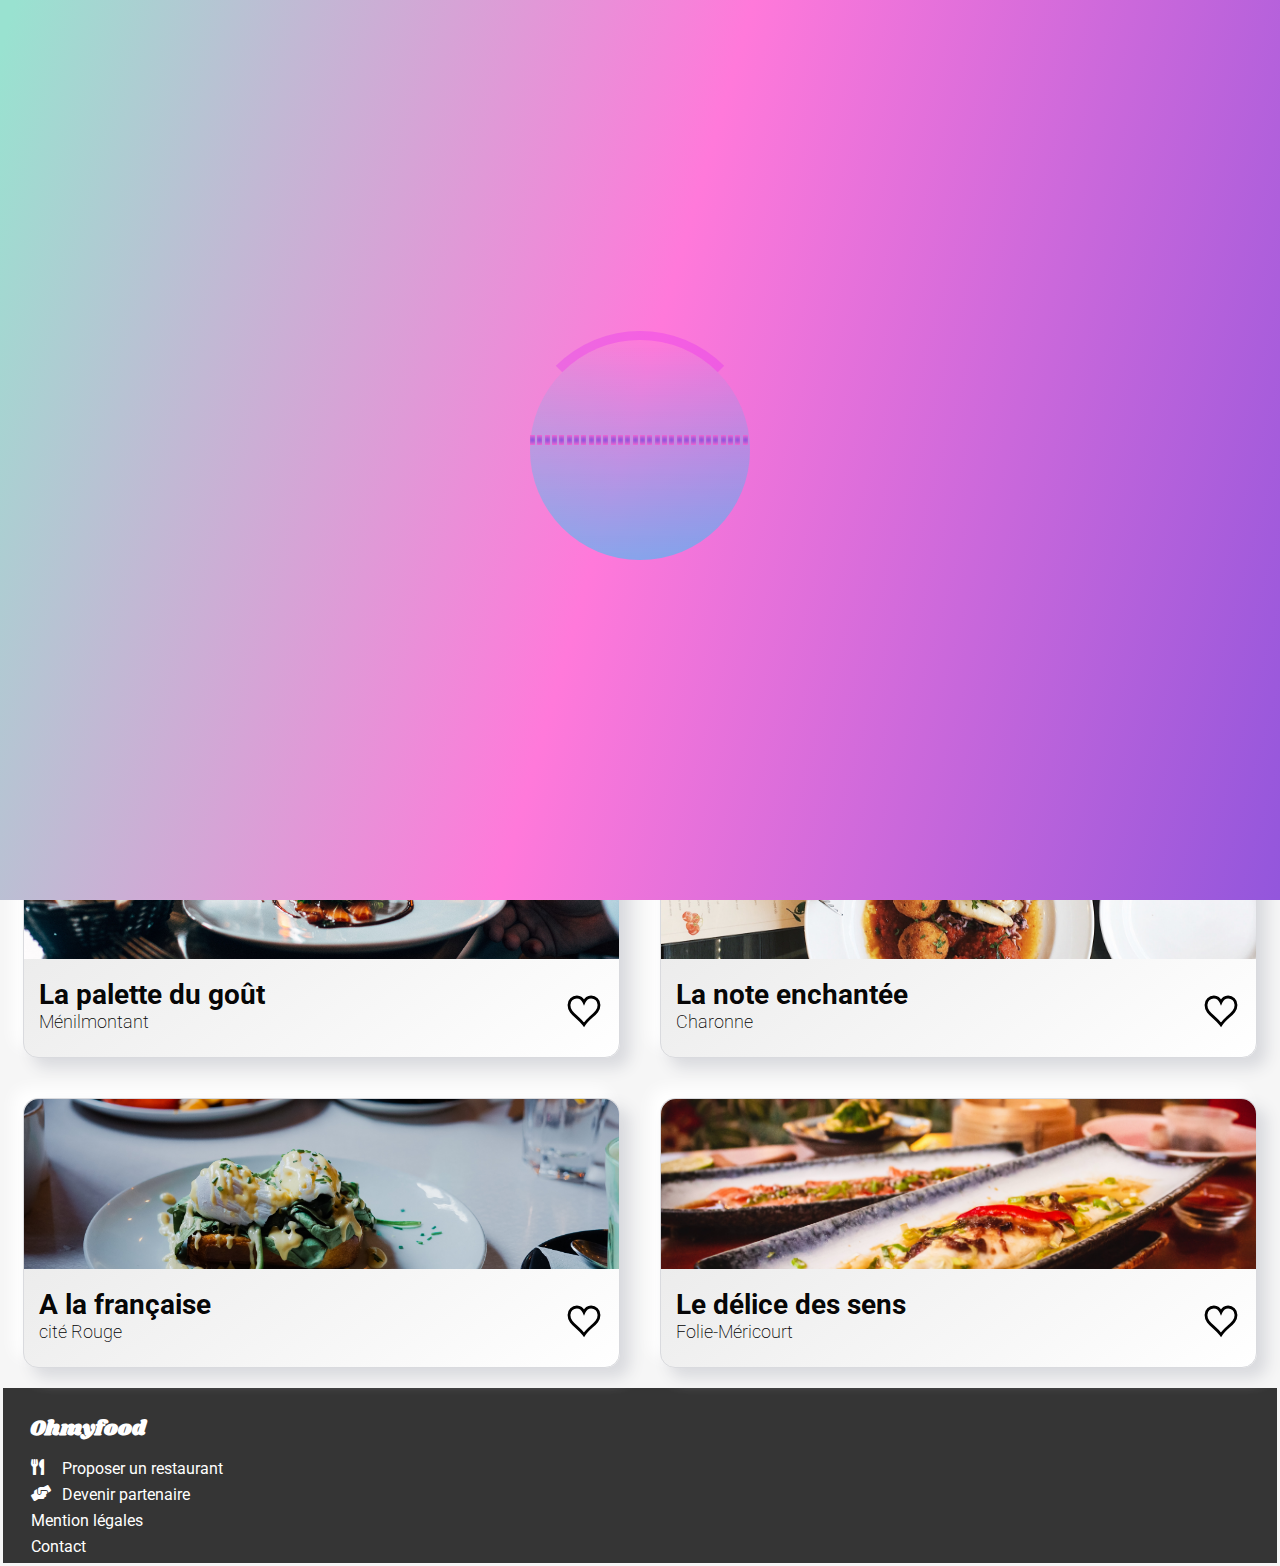
<file: index.html>
<!DOCTYPE html>
<html lang="en">

<head>
    <meta charset="UTF-8">
    <meta http-equiv="X-UA-Compatible" content="IE=edge">
    <meta name="viewport" content="width=device-width, initial-scale=1.0">
    <link rel="shortcuticon" href="Maquettes_Ohmyfood/images/logo/istockphoto-1166149111-612x612.jpg">
    <link rel="preconnect" href="https://fonts.googleapis.com">
    <link rel="preconnect" href="https://fonts.gstatic.com" crossorigin>
    <link href="https://fonts.googleapis.com/css2?family=Shrikhand&display=swap" rel="stylesheet">
    <link rel="stylesheet" href="https://cdnjs.cloudflare.com/ajax/libs/font-awesome/5.15.4/css/all.min.css"
        integrity="sha512-1ycn6IcaQQ40/MKBW2W4Rhis/DbILU74C1vSrLJxCq57o941Ym01SwNsOMqvEBFlcgUa6xLiPY/NS5R+E6ztJQ=="
        crossorigin="anonymous" referrerpolicy="no-referrer" />
    <link rel="preconnect" href="https://fonts.googleapis.com">
    <link rel="preconnect" href="https://fonts.gstatic.com" crossorigin>
    <link href="https://fonts.googleapis.com/css2?family=Roboto&display=swap" rel="stylesheet">
    <link rel="stylesheet" href="css/main.css">
    <title>OhmyFood</title>
</head>

<body class="background__second">
    <!-- 
************************************************************************************
LOADER TRANSITION PAGES TO HOME
************************************************************************************ -->


    <div class="sectionloader">
        <!-- <span class="loader loader__animation"></span> -->
        <!-- Chargement... -->
        <div class="chargement">

            <span class="s1"></span>
            <span class="s2"></span>
            <span class="s3"></span>
            <span class="s4"></span>
            <span class="s5"></span>
            <span class="s6"></span>
            <span class="s7"></span>
            <span class="s8"></span>
            <span class="s9"></span>
            <span class="s1"></span>
            <span class="s2"></span>
            <span class="s3"></span>
            <span class="s4"></span>
            <span class="s5"></span>
            <span class="s6"></span>
            <span class="s7"></span>
            <span class="s8"></span>
            <span class="s9"></span>
            <span class="s1"></span>
            <span class="s2"></span>
            <span class="s3"></span>
            <span class="s4"></span>
            <span class="s5"></span>
            <span class="s6"></span>
            <span class="s7"></span>
            <span class="s8"></span>
            <span class="s9"></span>
            <span class="s1"></span>
            <span class="s2"></span>
            <span class="s3"></span>


        </div>
    </div>



    <!-- ******************************************************
        LAYOUT GRID
        ****************************************************** -->


    <header class="header">

        <div class="header__logo">
            <img src="Maquettes_Ohmyfood/images/logo/ohmyfood.png" alt="logo du restaurant">
        </div>
        <hr>
        <div class="geo">

            <div class="geo__icon">
                <i class="fas fa-map-marker-alt"></i>
            </div>
            <div class="geo__city">
                <input type="text" placeholder="Paris, Belleville" name="Paris">
            </div>
        </div>
    </header>



    <div class="home">

        <h2 class="home__h1">
            Réservez le menu qui <br>vous convient
        </h2>
        <p class="home__clickbalt">Découvrez des restaurants d'exception,<br>sélectionés par nos soins</p>
        <div class="home__btn">
            <button>Explorer nos restaurants</button>
        </div>
    </div>

    <!-- *******************
            FEATURE
            
******************** -->





    <div class="fcontain">
        <div class="feature__titre">
            <h2>
                Fonctionnement
            </h2>
        </div>

        <div class="feat__bloc">

            <div class="feat click">
                <div class="feat__rank">1</div>
                <div class="feat__logo"><i class="fas fa-mobile-alt"></i></div>
                <div class="feat__text">Choisissez un restaurant</div>
            </div>
            <div class="feat click">
                <div class="feat__rank">2</div>
                <div class="feat__logo"><i class="fas fa-list-ul"></i></div>
                <div class="feat__text">Composez votre menu</div>
            </div>
            <div class="feat click">
                <div class="feat__rank">3</div>
                <div class="feat__logo"><i class="fas fa-store"></i></div>
                <div class="feat__text">Dégustez au restaurant</div>
            </div>
        </div>
    </div>


    <div class="section">
        <h2> Restaurant</h2>



        <div class="restaurant">

            <!-- *************** carte I -->
            <div class="carte1 flex1">
                <a class="lien" href="lapalette.html" tabindex="0">

                    <div class="nouveau">
                        <p>Nouveau</p>
                    </div>
                    <div class="carte__photo">
                        <img src="Maquettes_Ohmyfood/images/restaurants/jay-wennington-N_Y88TWmGwA-unsplash.jpg"
                            alt="plat elegant table cote a cote">
                    </div>

                </a>
                <div class="carte__header">
                    <div class="carte__bloc">
                        <div class="carte__name">
                            La palette du goût
                        </div>
                        <div class="carte__city">
                            Ménilmontant
                        </div>
                    </div>

                    <!-- **************************************************** SVG COEUR -->

                    <div class="carte__favorit">
                        <div class="iconsv">
                            <svg class="heart-main" tabindex="1" viewBox="0 0 32 29.6" width="100">

                                <defs>
                                    <linearGradient id="gradient" x1=0% y1="0%" x2="100%" y2="0%">
                                        <stop offset="0%" style="stop-color: #686de0;stop-opacity:1"></stop>
                                        <stop offset="100%" style="stop-color: #e056fd;stop-opacity:1"></stop>
                                    </linearGradient>
                                </defs>
                                <path d="M23.6,0c-3.4,0-6.3,2.7-7.6,5.6C14.7,2.7,11.8,0,8.4,0C3.8,0,0,3.8,0,8.4c0,9.4,9.5,11.9,16,21.2
                                  c6.1-9.3,16-12.1,16-21.2C32,3.8,28.2,0,23.6,0z" />
                            </svg>
                            <svg class="heart-background" viewBox="0 0 32 29.6" width="100">
                                <path d="M23.6,0c-3.4,0-6.3,2.7-7.6,5.6C14.7,2.7,11.8,0,8.4,0C3.8,0,0,3.8,0,8.4c0,9.4,9.5,11.9,16,21.2
                                  c6.1-9.3,16-12.1,16-21.2C32,3.8,28.2,0,23.6,0z" />
                            </svg>
                        </div>
                    </div>
                </div>
            </div>



            <!-- *************************************** Carte II -->
            <div class="carte1 flex1">
                <a class="lien" href="lanote.html" tabindex="1">


                    <div class="carte__photo">
                        <div class="nouveau">
                            <p>Nouveau</p>
                        </div>
                        <img src="Maquettes_Ohmyfood/images/restaurants/stil-u2Lp8tXIcjw-unsplash.jpg"
                            alt="table vue du dessus">
                    </div>
                </a>

                <div class="carte__header">
                    <div class="carte__bloc">
                        <div class="carte__name">
                            La note enchantée
                        </div>
                        <div class="carte__city">
                            Charonne
                        </div>
                    </div>

                    <div class="carte__favorit">
                        <div class="iconsv">
                            <svg class="heart-main" tabindex="0" viewBox="0 0 32 29.6" width="100">

                                <defs>
                                    <linearGradient class="gradient" x1=0% y1="0%" x2="100%" y2="0%">
                                        <stop offset="0%" style="stop-color: #686de0;stop-opacity:1"></stop>
                                        <stop offset="100%" style="stop-color: #e056fd;stop-opacity:1">
                                        </stop>
                                    </linearGradient>
                                </defs>
                                <path d="M23.6,0c-3.4,0-6.3,2.7-7.6,5.6C14.7,2.7,11.8,0,8.4,0C3.8,0,0,3.8,0,8.4c0,9.4,9.5,11.9,16,21.2
                        c6.1-9.3,16-12.1,16-21.2C32,3.8,28.2,0,23.6,0z" />
                            </svg>
                            <svg class="heart-background" viewBox="0 0 32 29.6" width="100">
                                <path d="M23.6,0c-3.4,0-6.3,2.7-7.6,5.6C14.7,2.7,11.8,0,8.4,0C3.8,0,0,3.8,0,8.4c0,9.4,9.5,11.9,16,21.2
                    c6.1-9.3,16-12.1,16-21.2C32,3.8,28.2,0,23.6,0z" />
                            </svg>
                        </div>
                    </div>
                </div>

            </div>


            <!-- ****************************************** Carte III  -->
            <div class="carte1 flex1">
                <a class="lien" href="alafrançaise.html" tabindex="1">


                    <div class="carte__photo">
                        <img src="Maquettes_Ohmyfood/images/restaurants/toa-heftiba-DQKerTsQwi0-unsplash.jpg"
                            alt="gros plan sur assiette">
                    </div>

                </a>
                <div class="carte__header">
                    <div class="carte__bloc">
                        <div class="carte__name">
                            A la française
                        </div>
                        <div class="carte__city">
                            cité Rouge
                        </div>
                    </div>


                    <div class="carte__favorit">
                        <div class="iconsv">
                            <svg class="heart-main" tabindex="0" viewBox="0 0 32 29.6" width="100">

                                <defs>
                                    <linearGradient class="gradient" x1=0% y1="0%" x2="100%" y2="0%">
                                        <stop offset="0%" style="stop-color: #686de0;stop-opacity:1"></stop>
                                        <stop offset="100%" style="stop-color: #e056fd;stop-opacity:1"></stop>
                                    </linearGradient>
                                </defs>
                                <path d="M23.6,0c-3.4,0-6.3,2.7-7.6,5.6C14.7,2.7,11.8,0,8.4,0C3.8,0,0,3.8,0,8.4c0,9.4,9.5,11.9,16,21.2
                        c6.1-9.3,16-12.1,16-21.2C32,3.8,28.2,0,23.6,0z" />
                            </svg>
                            <svg class="heart-background" viewBox="0 0 32 29.6" width="100">
                                <path d="M23.6,0c-3.4,0-6.3,2.7-7.6,5.6C14.7,2.7,11.8,0,8.4,0C3.8,0,0,3.8,0,8.4c0,9.4,9.5,11.9,16,21.2
                    c6.1-9.3,16-12.1,16-21.2C32,3.8,28.2,0,23.6,0z" />
                            </svg>
                        </div>
                    </div>
                </div>
            </div>

            <!-- ******************************************* Carte iV -->
            <div class="carte1 flex1">
                <a class="lien" href="ledelice.html" tabindex="1">
                    <div class="carte__photo">
                        <img src="Maquettes_Ohmyfood/images/restaurants/louis-hansel-shotsoflouis-qNBGVyOCY8Q-unsplash.jpg"
                            alt="photo assiette form coquillage oriental">
                    </div>
                </a>
                <div class="carte__header">
                    <div class="carte__bloc">
                        <div class="carte__name">
                            Le délice des sens
                        </div>
                        <div class="carte__city">
                            Folie-Méricourt </div>
                    </div>


                    <div class="carte__favorit">
                        <div class="iconsv">
                            <svg class="heart-main" tabindex="0" viewBox="0 0 32 29.6" width="100">

                                <defs>
                                    <linearGradient class="gradient" x1=0% y1="0%" x2="100%" y2="0%">
                                        <stop offset="0%" style="stop-color: #686de0;stop-opacity:1"></stop>
                                        <stop offset="100%" style="stop-color: #e056fd;stop-opacity:1"></stop>
                                    </linearGradient>
                                </defs>
                                <path d="M23.6,0c-3.4,0-6.3,2.7-7.6,5.6C14.7,2.7,11.8,0,8.4,0C3.8,0,0,3.8,0,8.4c0,9.4,9.5,11.9,16,21.2
                        c6.1-9.3,16-12.1,16-21.2C32,3.8,28.2,0,23.6,0z" />
                            </svg>
                            <svg class="heart-background" viewBox="0 0 32 29.6" width="100">
                                <path d="M23.6,0c-3.4,0-6.3,2.7-7.6,5.6C14.7,2.7,11.8,0,8.4,0C3.8,0,0,3.8,0,8.4c0,9.4,9.5,11.9,16,21.2
                  c6.1-9.3,16-12.1,16-21.2C32,3.8,28.2,0,23.6,0z" />
                            </svg>
                        </div>
                    </div>
                </div>
            </div>
        </div>


        <footer>
            <div class="footer__contenu">
                <div class="footer__logo">
                    <h3>Ohmyfood</h3>
                </div>



                <ul class="footer__liste">
                    <li class="footer__offre"><a href="#">
                            <i class="fas fa-utensils"></i>
                            <p> Proposer un restaurant</p>
                        </a>
                    </li>
                    <li class="footer__partenaire">
                        <a href="#">
                            <i class="fas fa-hands-helping"></i>
                            <p>Devenir partenaire</p>
                        </a>
                    </li>
                    <li class="footer__mention"><a href="#">
                            <p>Mention légales</p>
                        </a>
                    </li>
                    <li class="footer__contact"><a href="mailto:adresse@serveur.com">
                            <p>Contact</p>
                        </a></li>
                </ul>
            </div>
        </footer>
    </div>
</body>

</html>
</file>
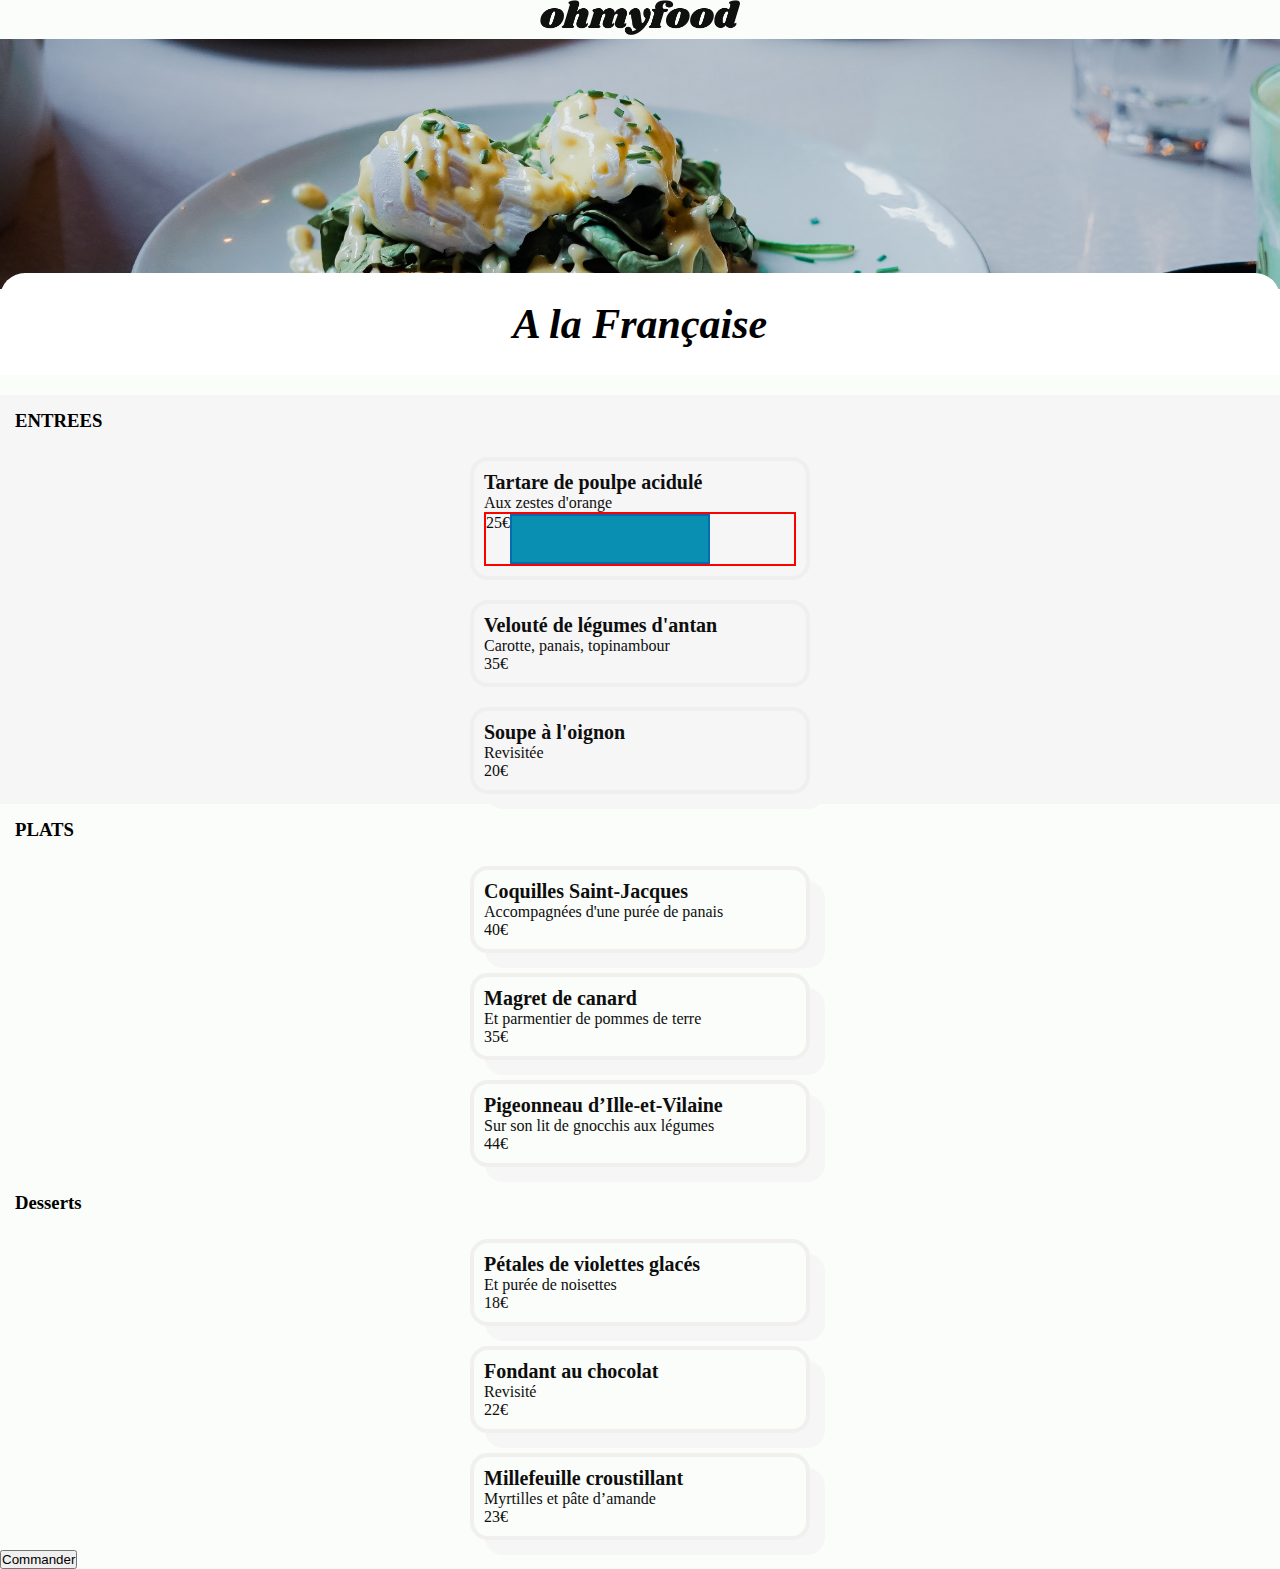
<file: A la Française.html>
<!DOCTYPE html>
<html lang="fr">

<head>
        <meta charset="UTF-8">
        <meta http-equiv="X-UA-Compatible" content="IE=edge">
        <meta name="viewport" content="width=device-width, initial-scale=1.0">
        <link rel="shortcut icon" href="Maquettes Ohmyfood/images/logo/istockphoto-1166149111-612x612.jpg">
        <link rel="stylesheet" href="style.css">
        <link rel="preconnect" href="https://fonts.googleapis.com">
        <link rel="preconnect" href="https://fonts.gstatic.com" crossorigin>
        <link href="https://fonts.googleapis.com/css2?family=Shrikhand&display=swap" rel="stylesheet">
        <link rel="stylesheet" href="https://cdnjs.cloudflare.com/ajax/libs/font-awesome/5.15.4/css/all.min.css"
                integrity="sha512-1ycn6IcaQQ40/MKBW2W4Rhis/DbILU74C1vSrLJxCq57o941Ym01SwNsOMqvEBFlcgUa6xLiPY/NS5R+E6ztJQ=="
                crossorigin="anonymous" referrerpolicy="no-referrer" />


                <link rel="preconnect" href="https://fonts.googleapis.com">
                <link rel="preconnect" href="https://fonts.gstatic.com" crossorigin>
                <link href="https://fonts.googleapis.com/css2?family=Roboto&display=swap" rel="stylesheet">








        <title>OhmyFood</title>
</head>

<body>


        <div class="label">
                <a href="index.html">

                        <img src="Maquettes Ohmyfood/images/logo/ohmyfood.png">
                </a>
        </div>

        <div class="alacarte">
                <div class="alacarte__photo">
                        <img src="Maquettes Ohmyfood/images/restaurants/toa-heftiba-DQKerTsQwi0-unsplash.jpg">
                </div>
                <div class="alacarte__name">
                        <h1> A la Française</h1>
                        <div class="alacarte__like">

                        </div>
                </div>
        </div>
        <a href="index.html"></a>
        <!-- ************************
        Liste menu
        *************** -->
        <div class="direction__column">


                <h3 class="plats__intro">ENTREES</h3>
                <ul>
                        <li class="menu">
                                <div class="menu__name">Tartare de poulpe acidulé</div>
                                <div class="menu__subname">Aux zestes d'orange </div>
                                <div class="menu__animation">
                                        <div class="menu__prix">25€</div>
                                        <div class="menu__valid">
                                                <div class="menu__rotation"></div>
                                        </div>
                                </div>
                        </li>



                        <li class="menu">
                                <div class="menu__name">Velouté de légumes d'antan</div>
                                <div class="menu__subname">Carotte, panais, topinambour</div>
                                <div class="menu__prix">35€</div>
                        </li>

                        <li class="menu">
                                <div class="menu__name">Soupe à l'oignon</div>
                                <div class="menu__subname">Revisitée</div>
                                <div class="menu__prix">20€</div>
                        </li>

                     
                    
                </ul>


        </div>


        <h3 class="plats__intro">PLATS</h3>
        <ul>

                <li class="menu">
                        <div class="menu__name">Coquilles Saint-Jacques</div>
                        <div class="menu__subname">Accompagnées d'une purée de panais</div>
                        <div class="menu__prix">40€</div>
                </li>
                <li class="menu">
                        <div class="menu__name">Magret de canard</div>
                        <div class="menu__subname">Et parmentier de pommes de terre</div>
                        <div class="menu__prix">35€</div>
                </li>
                <li class="menu">
                        <div class="menu__name">Pigeonneau d’Ille-et-Vilaine </div>
                        <div class="menu__subname">Sur son lit de gnocchis aux légumes</div>
                        <div class="menu__prix">44€</div>
                </li>
        </ul>

        <h3 class="plats__intro">Desserts</h3>

        <ul>

                <li class="menu">
                        <div class="menu__name">Pétales de violettes glacés</div>
                        <div class="menu__subname">Et purée de noisettes</div>
                        <div class="menu__prix">18€</div>
                </li>
                <li class="menu">
                        <div class="menu__name">Fondant au chocolat </div>
                        <div class="menu__subname">Revisité</div>
                        <div class="menu__prix">22€</div>

                </li>
                <li class="menu">
                        <div class="menu__name">Millefeuille croustillant </div>
                        <div class="menu__subname">Myrtilles et pâte d’amande</div>
                        <div class="menu__prix">23€ </div>

                </li>
        </ul>
        <!-- **************** Commander*********************** -->


        <button class="commander">
                <span>Commander</span>
        </button>
</file>
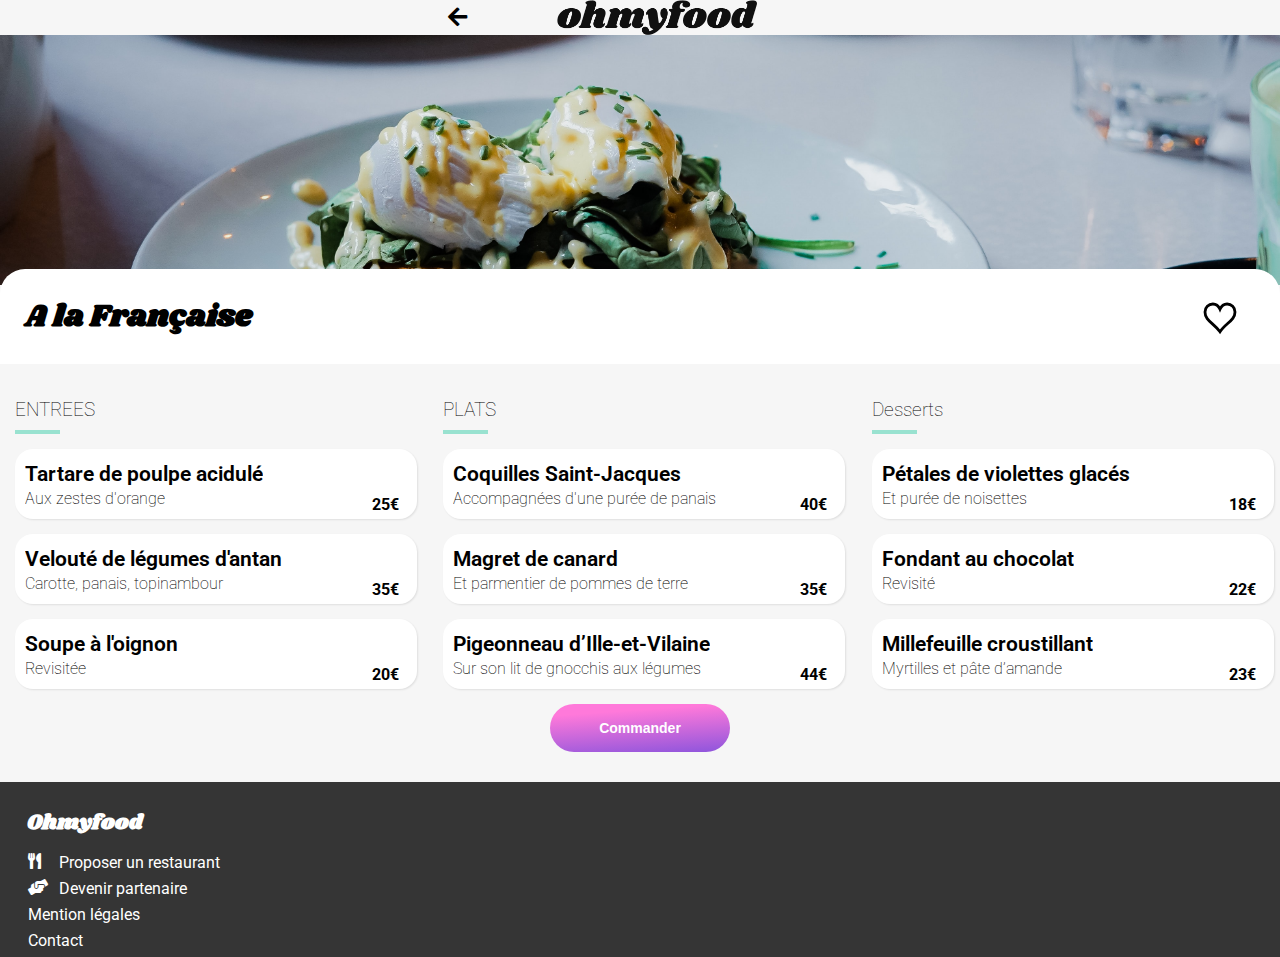
<file: alafrançaise.html>
<!DOCTYPE html>
<html lang="fr">



<head>
    <meta charset="UTF-8">
    <meta http-equiv="X-UA-Compatible" content="IE=edge">
    <meta name="viewport" content="width=device-width, initial-scale=1.0">
    <link rel="shortcut icon" href="Maquettes_Ohmyfood/images/logo/istockphoto-1166149111-612x612.jpg">
    <link rel="preconnect" href="https://fonts.googleapis.com">
    <link rel="preconnect" href="https://fonts.gstatic.com" crossorigin>
    <link href="https://fonts.googleapis.com/css2?family=Shrikhand&display=swap" rel="stylesheet">
    <link rel="stylesheet" href="https://cdnjs.cloudflare.com/ajax/libs/font-awesome/5.15.4/css/all.min.css"
        integrity="sha512-1ycn6IcaQQ40/MKBW2W4Rhis/DbILU74C1vSrLJxCq57o941Ym01SwNsOMqvEBFlcgUa6xLiPY/NS5R+E6ztJQ=="
        crossorigin="anonymous" referrerpolicy="no-referrer" />


    <link rel="preconnect" href="https://fonts.googleapis.com">
    <link rel="preconnect" href="https://fonts.gstatic.com" crossorigin>
    <link href="https://fonts.googleapis.com/css2?family=Roboto&display=swap" rel="stylesheet">

    <link rel="stylesheet" href="css/main.css">
    <title>OhmyFood</title>
</head>


<body class="background__second">


    <a href="index.html">
        <div class="label">
            <i class="fas fa-arrow-left fleche"></i>
            <img src="Maquettes_Ohmyfood/images/logo/ohmyfood.png" alt="logo restaurant">
        </div>
    </a>

    <div class="alacarte">
        <div class="alacarte__photo">
            <img src="Maquettes_Ohmyfood/images/restaurants/toa-heftiba-DQKerTsQwi0-unsplash.jpg"
                alt="gros plan sur assiette">
        </div>
        <div class="alacarte__name">
            <h1> A la Française</h1>
            <div class="alacarte__like">
                <div class="carte__favorit">
                    <div class="iconsv">
                        <svg class="heart1-main" tabindex="0" viewBox="0 0 32 29.6" width="100">
                            <defs>
                                <linearGradient id="gradient1" x1=0% y1="0%" x2="100%" y2="0%">
                                    <stop offset="0%" style="stop-color: #686de0;stop-opacity:1"></stop>
                                    <stop offset="100%" style="stop-color: #e056fd;stop-opacity:1"></stop>
                                </linearGradient>
                            </defs>

                            <path d="M23.6,0c-3.4,0-6.3,2.7-7.6,5.6C14.7,2.7,11.8,0,8.4,0C3.8,0,0,3.8,0,8.4c0,9.4,9.5,11.9,16,21.2
                            c6.1-9.3,16-12.1,16-21.2C32,3.8,28.2,0,23.6,0z" />
                        </svg>
                       
                    </div>
                </div>



            </div>
        </div>
    </div>
    <a href="index.html"></a>
    <!-- ************************
        Liste menu
        *************** -->

    <div class="grid">
        <div class="direction__column">
            <div class="delayentree">
                <h3 class="plats__intro">ENTREES</h3>
                <ul>
                    <li class="menu">
                        <div class="menu__group">
                            <div class="menu__name">Tartare de poulpe acidulé</div>
                            <div class="menu__subname">Aux zestes d'orange </div>
                        </div>

                        <div class="menu__animation">
                            <div class="menu__prix">25€</div>
                            <div class="menu__valid">
                                <i class="fas fa-check-circle checkrotate"></i>
                            </div>
                        </div>
                    </li>



                    <li class="menu">
                        <div class="menu__group">

                            <div class="menu__name">Velouté de légumes d'antan</div>
                            <div class="menu__subname">Carotte, panais, topinambour</div>
                        </div>
                        <div class="menu__animation">
                            <div class="menu__prix">35€</div>
                            <div class="menu__valid">
                                <i class="fas fa-check-circle checkrotate"></i>
                            </div>
                        </div>
                    </li>

                    <li class="menu">

                        <div class="menu__group">

                            <div class="menu__name">Soupe à l'oignon</div>
                            <div class="menu__subname">Revisitée</div>
                        </div>
                        <div class="menu__animation">
                            <div class="menu__prix">20€</div>
                            <div class="menu__valid">
                                <i class="fas fa-check-circle checkrotate"></i>
                            </div>
                        </div>
                    </li>

                </ul>
            </div>



        </div>

        <div class="delayplats">

            <h3 class="plats__intro">PLATS</h3>
            <ul>

                <li class="menu">
                    <div class="menu__group">

                        <div class="menu__name">Coquilles Saint-Jacques</div>
                        <div class="menu__subname">Accompagnées d'une purée de panais
                        </div>
                    </div>
                    <div class="menu__animation">
                        <div class="menu__prix">40€</div>
                        <div class="menu__valid">
                            <i class="fas fa-check-circle checkrotate"></i>
                        </div>
                    </div>
                </li>
                <li class="menu">
                    <div class="menu__group">

                        <div class="menu__name">Magret de canard</div>
                        <div class="menu__subname">Et parmentier de pommes de terre
                        </div>
                    </div>
                    <div class="menu__animation">
                        <div class="menu__prix">35€</div>
                        <div class="menu__valid">
                            <i class="fas fa-check-circle checkrotate"></i>
                        </div>
                    </div>
                </li>
                <li class="menu">
                    <div class="menu__group">

                        <div class="menu__name">Pigeonneau d’Ille-et-Vilaine </div>
                        <div class="menu__subname">Sur son lit de gnocchis aux légumes
                        </div>
                    </div>
                    <div class="menu__animation">
                        <div class="menu__prix">44€</div>
                        <div class="menu__valid">
                            <i class="fas fa-check-circle checkrotate"></i>
                        </div>
                    </div>
                </li>
            </ul>
        </div>


        <div class="delaydessert">
            <h3 class="plats__intro">Desserts</h3>

            <ul>

                <li class="menu">
                    <div class="menu__group">

                        <div class="menu__name">Pétales de violettes glacés</div>
                        <div class="menu__subname">Et purée de noisettes</div>
                    </div>
                    <div class="menu__animation">
                        <div class="menu__prix">18€</div>
                        <div class="menu__valid">
                            <i class="fas fa-check-circle checkrotate"></i>
                        </div>
                    </div>
                </li>
                <li class="menu">
                    <div class="menu__group">

                        <div class="menu__name">Fondant au chocolat </div>
                        <div class="menu__subname">Revisité</div>
                    </div>
                    <div class="menu__animation">
                        <div class="menu__prix">22€</div>
                        <div class="menu__valid">
                            <i class="fas fa-check-circle checkrotate"></i>

                        </div>
                    </div>

                </li>
                <li class="menu">
                    <div class="menu__group">

                        <div class="menu__name">Millefeuille croustillant </div>
                        <div class="menu__subname">Myrtilles et pâte d’amande</div>
                    </div>
                    <div class="menu__animation">
                        <div class="menu__prix">23€ </div>
                        <div class="menu__valid">
                            <i class="fas fa-check-circle checkrotate"></i>
                        </div>
                    </div>

                </li>
            </ul>
        </div>

    </div>

    <div class="ohmyorder">
        <button class="commander">
            Commander
        </button>
    </div>



    <footer>
        <div class="footer__contenu">

            <div class="footer__logo1">
                <h3>Ohmyfood</h3>

            </div>

            <ul class="footer__liste">
                <li class="footer__offre"><a href="#">
                        <i class="fas fa-utensils"></i>
                        <p> Proposer un restaurant</p>
                    </a>
                </li>
                <li class="footer__partenaire"><a href="#">
                        <i class="fas fa-hands-helping"></i>
                        <p>Devenir partenaire</p>
                    </a></li>

                <li class="footer__mention">
                    <a href="#">
                        <p>Mention légales</p>
                    </a>
                </li>

                <li class="footer__contact"><a href="mailto:adresse@serveur.com">
                        <p>Contact</p>
                    </a>
                </li>

            </ul>

        </div>
    </footer>


</body>

</html>
</file>
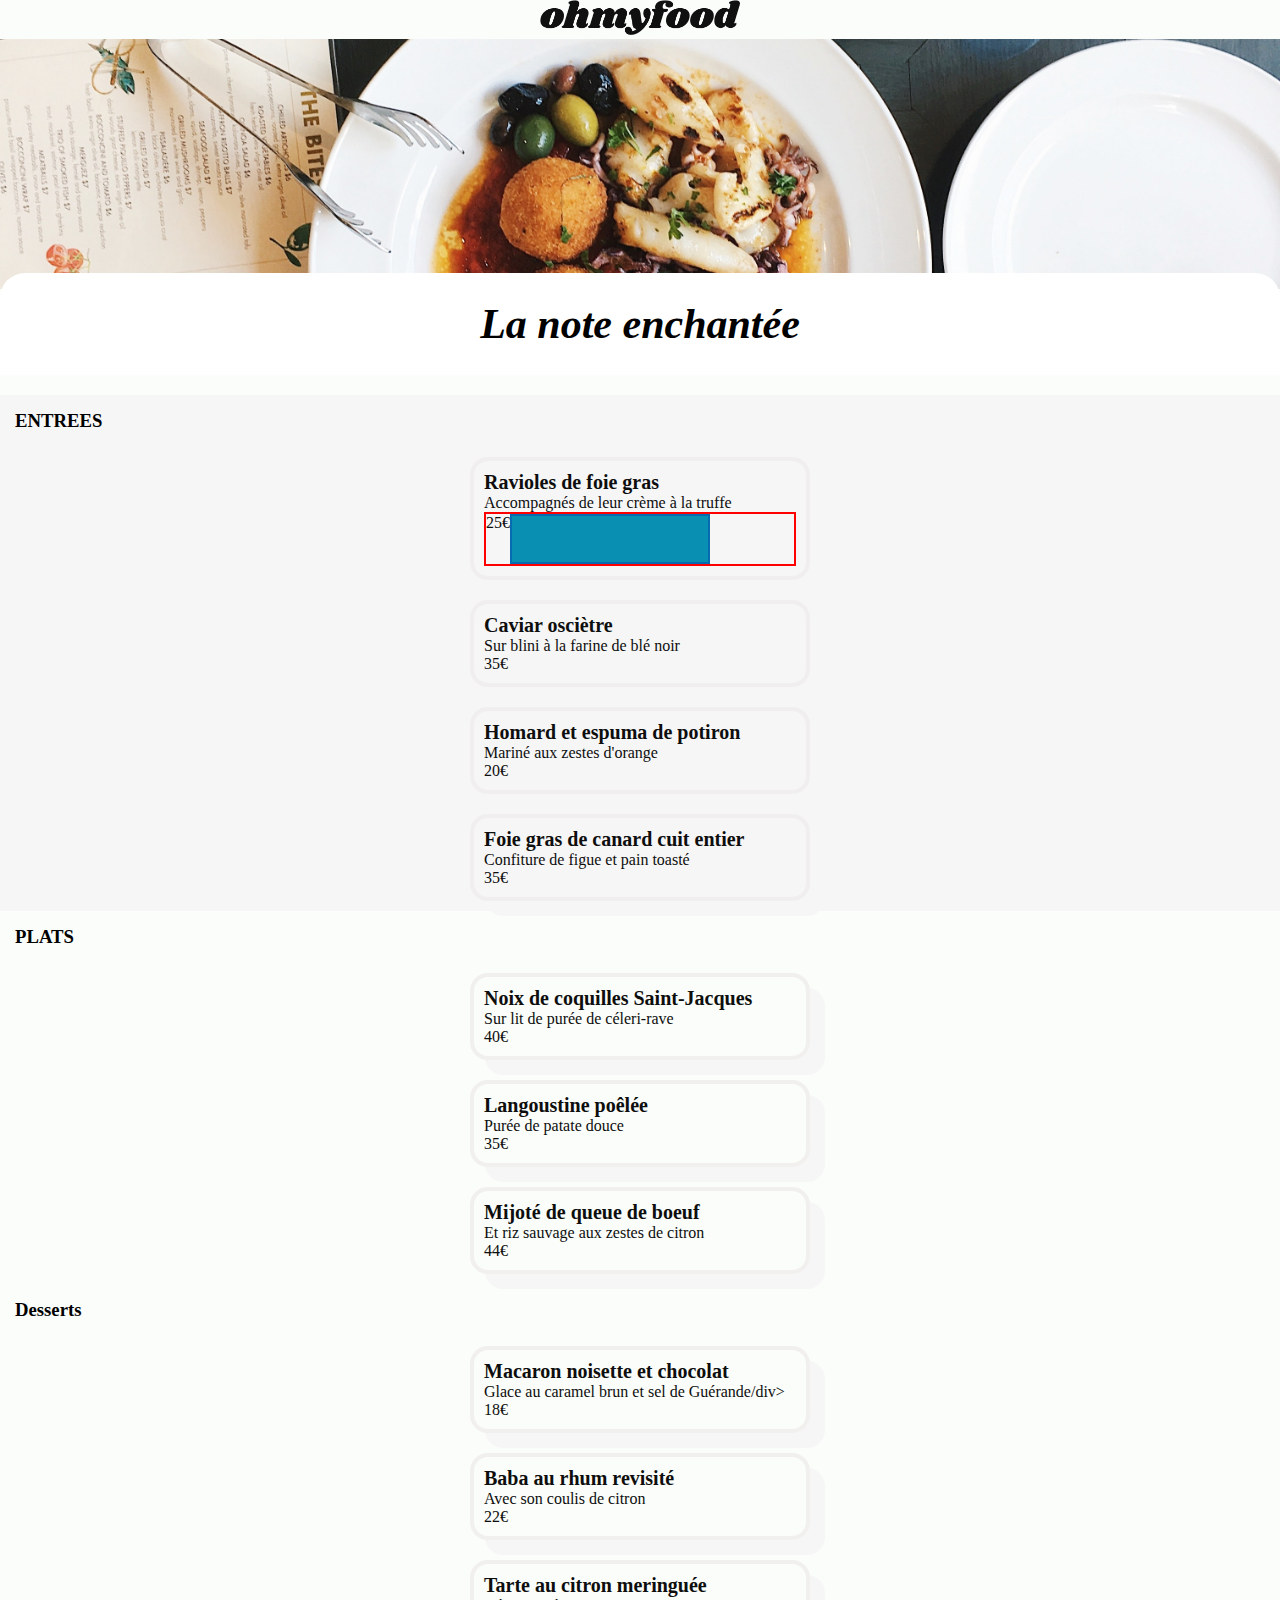
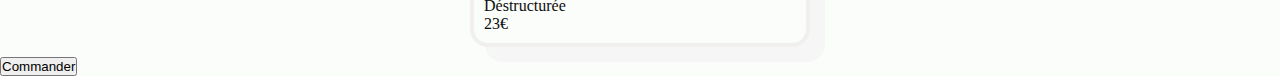
<file: La note enchantée.html>
<!DOCTYPE html>
<html lang="fr">

<head>
        <meta charset="UTF-8">
        <meta http-equiv="X-UA-Compatible" content="IE=edge">
        <meta name="viewport" content="width=device-width, initial-scale=1.0">
        <link rel="shortcut icon" href="Maquettes Ohmyfood/images/logo/istockphoto-1166149111-612x612.jpg">
        <link rel="stylesheet" href="style.css">
        <link rel="preconnect" href="https://fonts.googleapis.com">
        <link rel="preconnect" href="https://fonts.gstatic.com" crossorigin>
        <link href="https://fonts.googleapis.com/css2?family=Shrikhand&display=swap" rel="stylesheet">
        <link rel="stylesheet" href="https://cdnjs.cloudflare.com/ajax/libs/font-awesome/5.15.4/css/all.min.css"
                integrity="sha512-1ycn6IcaQQ40/MKBW2W4Rhis/DbILU74C1vSrLJxCq57o941Ym01SwNsOMqvEBFlcgUa6xLiPY/NS5R+E6ztJQ=="
                crossorigin="anonymous" referrerpolicy="no-referrer" />


                <link rel="preconnect" href="https://fonts.googleapis.com">
                <link rel="preconnect" href="https://fonts.gstatic.com" crossorigin>
                <link href="https://fonts.googleapis.com/css2?family=Roboto&display=swap" rel="stylesheet">





        <title>OhmyFood</title>
</head>

<body>


        <div class="label">
                <a href="index.html">

                        <img src="Maquettes Ohmyfood/images/logo/ohmyfood.png">
                </a>
        </div>

        <div class="alacarte">
                <div class="alacarte__photo">
                        <img src="Maquettes Ohmyfood/images/restaurants/stil-u2Lp8tXIcjw-unsplash.jpg">
                </div>
                <div class="alacarte__name">
                        <h1> La note enchantée</h1>
                        <div class="alacarte__like">

                        </div>
                </div>
        </div>
        <a href="index.html"></a>
        <!-- ************************
        Liste menu
        *************** -->
        <div class="direction__column">


                <h3 class="plats__intro">ENTREES</h3>
                <ul>
                        <li class="menu">
                                <div class="menu__name">Ravioles de foie gras </div>
                                <div class="menu__subname">Accompagnés de leur crème à la truffe </div>
                                <div class="menu__animation">
                                        <div class="menu__prix">25€</div>
                                        <div class="menu__valid">
                                                <div class="menu__rotation"></div>
                                        </div>
                                </div>
                        </li>



                        <li class="menu">
                                <div class="menu__name">Caviar osciètre </div>
                                <div class="menu__subname">Sur blini à la farine de blé noir</div>
                                <div class="menu__prix">35€</div>
                        </li>

                        <li class="menu">
                                <div class="menu__name">Homard et espuma de potiron</div>
                                <div class="menu__subname">Mariné aux zestes d'orange</div>
                                <div class="menu__prix">20€</div>
                        </li>

                        <li class="menu">
                                <div class="menu__name">Foie gras de canard cuit entier</div>
                                <div class="menu__subname">Confiture de figue et pain toasté</div>
                                <div class="menu__prix">35€</div>
                        </li>
                    
                </ul>


        </div>


        <h3 class="plats__intro">PLATS</h3>
        <ul>

                <li class="menu">
                        <div class="menu__name">Noix de coquilles Saint-Jacques</div>
                        <div class="menu__subname">Sur lit de purée de céleri-rave</div>
                        <div class="menu__prix">40€</div>
                </li>
                <li class="menu">
                        <div class="menu__name">Langoustine poêlée</div>
                        <div class="menu__subname">Purée de patate douce</div>
                        <div class="menu__prix">35€</div>
                </li>
                <li class="menu">
                        <div class="menu__name">Mijoté de queue de boeuf </div>
                        <div class="menu__subname">Et riz sauvage aux zestes de citron</div>
                        <div class="menu__prix">44€</div>
                </li>
        </ul>

        <h3 class="plats__intro">Desserts</h3>

        <ul>

                <li class="menu">
                        <div class="menu__name">Macaron noisette et chocolat</div>
                        <div class="menu__subname">Glace au caramel brun et sel de Guérande/div>
                        <div class="menu__prix">18€</div>
                </li>
                <li class="menu">
                        <div class="menu__name">Baba au rhum revisité  </div>
                        <div class="menu__subname">Avec son coulis de citron</div>
                        <div class="menu__prix">22€</div>

                </li>
                <li class="menu">
                        <div class="menu__name">Tarte au citron meringuée  </div>
                        <div class="menu__subname">Déstructurée</div>
                        <div class="menu__prix">23€ </div>

                </li>
        </ul>
        <!-- **************** Commander*********************** -->


        <button class="commander">
                <span>Commander</span>
        </button>
</file>
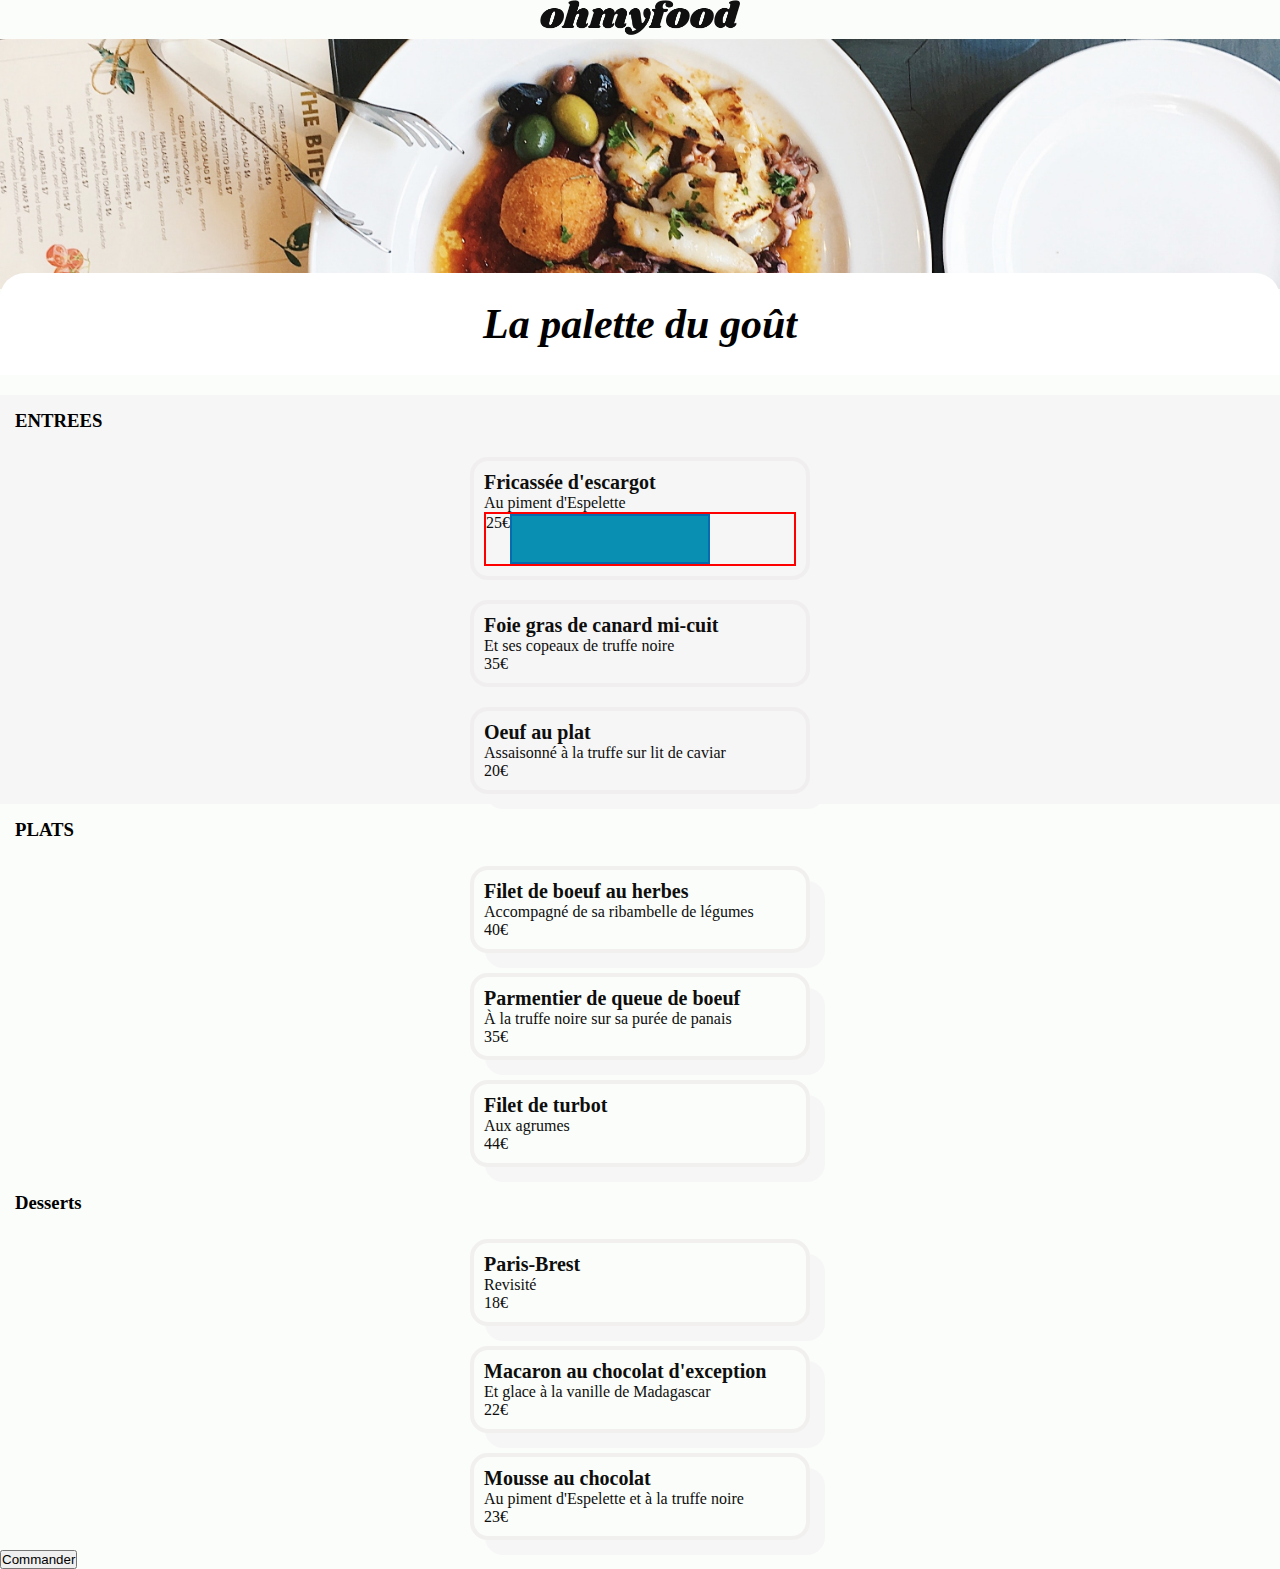
<file: La palette du gout.html>
<!DOCTYPE html>
<html lang="fr">

<head>
    <meta charset="UTF-8">
    <meta http-equiv="X-UA-Compatible" content="IE=edge">
    <meta name="viewport" content="width=device-width, initial-scale=1.0">
    <link rel="shortcut icon" href="Maquettes Ohmyfood/images/logo/istockphoto-1166149111-612x612.jpg">
    <link rel="stylesheet" href="style.css">
    <link rel="preconnect" href="https://fonts.googleapis.com">
    <link rel="preconnect" href="https://fonts.gstatic.com" crossorigin>
    <link href="https://fonts.googleapis.com/css2?family=Shrikhand&display=swap" rel="stylesheet">
    <link rel="stylesheet" href="https://cdnjs.cloudflare.com/ajax/libs/font-awesome/5.15.4/css/all.min.css"
        integrity="sha512-1ycn6IcaQQ40/MKBW2W4Rhis/DbILU74C1vSrLJxCq57o941Ym01SwNsOMqvEBFlcgUa6xLiPY/NS5R+E6ztJQ=="
        crossorigin="anonymous" referrerpolicy="no-referrer" />


        <link rel="preconnect" href="https://fonts.googleapis.com">
        <link rel="preconnect" href="https://fonts.gstatic.com" crossorigin>
        <link href="https://fonts.googleapis.com/css2?family=Roboto&display=swap" rel="stylesheet">






    <title>OhmyFood</title>
</head>

<body>


    <div class="label">
        <a href="index.html">

            <img src="Maquettes Ohmyfood/images/logo/ohmyfood.png">
        </a>
    </div>

    <div class="alacarte">
        <div class="alacarte__photo">
            <img src="Maquettes Ohmyfood/images/restaurants/stil-u2Lp8tXIcjw-unsplash.jpg">
        </div>
        <div class="alacarte__name">
            <h1> La palette du goût</h1>
            <div class="alacarte__like">

            </div>
        </div>
    </div>
    <a href="index.html"></a>
    <!-- ************************
        Liste menu
        *************** -->
    <div class="direction__column">


        <h3 class="plats__intro">ENTREES</h3>
        <ul>
            <li class="menu">
                <div class="menu__name">Fricassée d'escargot</div>
                <div class="menu__subname">Au piment d'Espelette </div>
                <div class="menu__animation">
                    <div class="menu__prix">25€</div>
                    <div class="menu__valid">
                        <div class="menu__rotation"></div>
                    </div>
                </div>
            </li>



            <li class="menu">
                <div class="menu__name">Foie gras de canard mi-cuit</div>
                <div class="menu__subname">Et ses copeaux de truffe noire</div>
                <div class="menu__prix">35€</div>
            </li>

            <li class="menu">
                <div class="menu__name">Oeuf au plat</div>
                <div class="menu__subname">Assaisonné à la truffe sur lit de caviar</div>
                <div class="menu__prix">20€</div>
            </li>

        </ul>


    </div>


    <h3 class="plats__intro">PLATS</h3>
    <ul>

        <li class="menu">
            <div class="menu__name">Filet de boeuf au herbes</div>
            <div class="menu__subname">Accompagné de sa ribambelle de légumes</div>
            <div class="menu__prix">40€</div>
        </li>
        <li class="menu">
            <div class="menu__name">Parmentier de queue de boeuf</div>
            <div class="menu__subname">À la truffe noire sur sa purée de panais</div>
            <div class="menu__prix">35€</div>
        </li>
        <li class="menu">
            <div class="menu__name">Filet de turbot</div>
            <div class="menu__subname">Aux agrumes</div>
            <div class="menu__prix">44€</div>
        </li>
    </ul>

    <h3 class="plats__intro">Desserts</h3>

    <ul>

        <li class="menu">
            <div class="menu__name">Paris-Brest</div>
            <div class="menu__subname">Revisité</div>
            <div class="menu__prix">18€</div>
        </li>
        <li class="menu">
            <div class="menu__name">Macaron au chocolat d'exception </div>
            <div class="menu__subname">Et glace à la vanille de Madagascar</div>
            <div class="menu__prix">22€</div>

        </li>
        <li class="menu">
            <div class="menu__name">Mousse au chocolat </div>
            <div class="menu__subname">Au piment d'Espelette et à la truffe noire</div>
            <div class="menu__prix">23€  </div>

        </li>
    </ul>
<!-- **************** Commander*********************** -->


<button class="commander">
    <span>Commander</span>
</button>


    <header></header>
    <section></section>
    <aside></aside>
    <footer></footer>

<!-- 













</body>

</html>
</file>
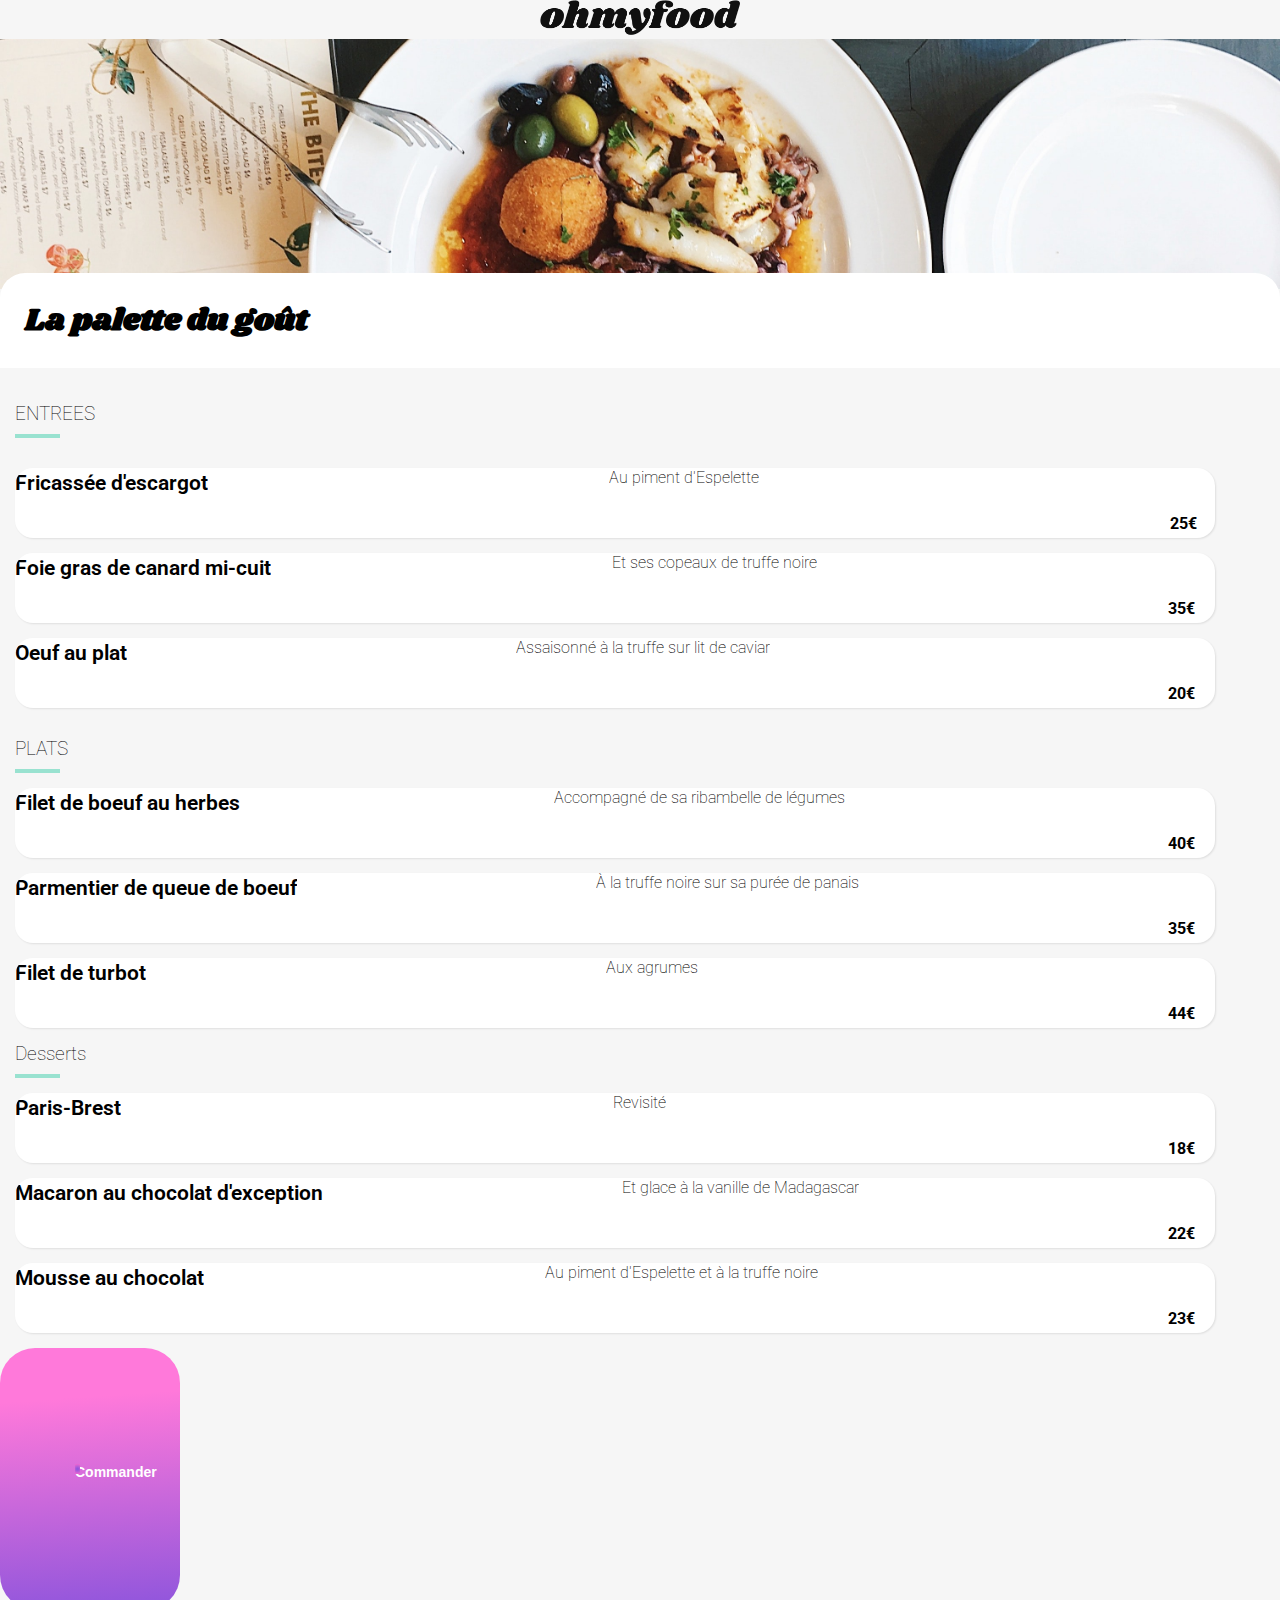
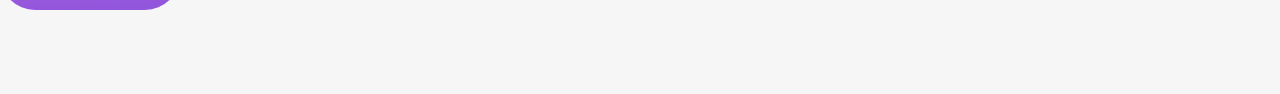
<file: La_palette_du_gout.html>
<!DOCTYPE html>
<html lang="fr">

<head>
    <meta charset="UTF-8">
    <meta http-equiv="X-UA-Compatible" content="IE=edge">
    <meta name="viewport" content="width=device-width, initial-scale=1.0">
    <link rel="shortcut icon" href="Maquettes Ohmyfood/images/logo/istockphoto-1166149111-612x612.jpg">
    <link rel="preconnect" href="https://fonts.googleapis.com">
    <link rel="preconnect" href="https://fonts.gstatic.com" crossorigin>
    <link href="https://fonts.googleapis.com/css2?family=Shrikhand&display=swap" rel="stylesheet">
    <link rel="stylesheet" href="https://cdnjs.cloudflare.com/ajax/libs/font-awesome/5.15.4/css/all.min.css"
    integrity="sha512-1ycn6IcaQQ40/MKBW2W4Rhis/DbILU74C1vSrLJxCq57o941Ym01SwNsOMqvEBFlcgUa6xLiPY/NS5R+E6ztJQ=="
    crossorigin="anonymous" referrerpolicy="no-referrer" />
    
    
    <link rel="preconnect" href="https://fonts.googleapis.com">
    <link rel="preconnect" href="https://fonts.gstatic.com" crossorigin>
    <link href="https://fonts.googleapis.com/css2?family=Roboto&display=swap" rel="stylesheet">
    
    <link rel="stylesheet" href="css/main.css">





    <title>OhmyFood</title>
</head>

<body>


    <div class="label">
        <a href="index.html">

            <img src="Maquettes Ohmyfood/images/logo/ohmyfood.png">
        </a>
    </div>

    <div class="alacarte">
        <div class="alacarte__photo">
            <img src="Maquettes Ohmyfood/images/restaurants/stil-u2Lp8tXIcjw-unsplash.jpg">
        </div>
        <div class="alacarte__name">
            <h1> La palette du goût</h1>
            <div class="alacarte__like">

            </div>
        </div>
    </div>
    <a href="index.html"></a>
    <!-- ************************
        Liste menu
        *************** -->
    <div class="direction__column">


        <h3 class="plats__intro">ENTREES</h3>
        <ul>
            <li class="menu">
                <div class="menu__name">Fricassée d'escargot</div>
                <div class="menu__subname">Au piment d'Espelette </div>
                <div class="menu__animation">
                    <div class="menu__prix">25€</div>
                    <div class="menu__valid">
                        <div class="menu__rotation"></div>
                    </div>
                </div>
            </li>



            <li class="menu">
                <div class="menu__name">Foie gras de canard mi-cuit</div>
                <div class="menu__subname">Et ses copeaux de truffe noire</div>
                <div class="menu__prix">35€</div>
            </li>

            <li class="menu">
                <div class="menu__name">Oeuf au plat</div>
                <div class="menu__subname">Assaisonné à la truffe sur lit de caviar</div>
                <div class="menu__prix">20€</div>
            </li>

        </ul>


    </div>


    <h3 class="plats__intro">PLATS</h3>
    <ul>

        <li class="menu">
            <div class="menu__name">Filet de boeuf au herbes</div>
            <div class="menu__subname">Accompagné de sa ribambelle de légumes</div>
            <div class="menu__prix">40€</div>
        </li>
        <li class="menu">
            <div class="menu__name">Parmentier de queue de boeuf</div>
            <div class="menu__subname">À la truffe noire sur sa purée de panais</div>
            <div class="menu__prix">35€</div>
        </li>
        <li class="menu">
            <div class="menu__name">Filet de turbot</div>
            <div class="menu__subname">Aux agrumes</div>
            <div class="menu__prix">44€</div>
        </li>
    </ul>

    <h3 class="plats__intro">Desserts</h3>

    <ul>

        <li class="menu">
            <div class="menu__name">Paris-Brest</div>
            <div class="menu__subname">Revisité</div>
            <div class="menu__prix">18€</div>
        </li>
        <li class="menu">
            <div class="menu__name">Macaron au chocolat d'exception </div>
            <div class="menu__subname">Et glace à la vanille de Madagascar</div>
            <div class="menu__prix">22€</div>

        </li>
        <li class="menu">
            <div class="menu__name">Mousse au chocolat </div>
            <div class="menu__subname">Au piment d'Espelette et à la truffe noire</div>
            <div class="menu__prix">23€  </div>

        </li>
    </ul>
<!-- **************** Commander*********************** -->


<button class="commander">
    <span>Commander</span>
</button>


    <header></header>
    <section></section>
    <aside></aside>
    <footer></footer>

<!-- 













</body>

</html>
</file>
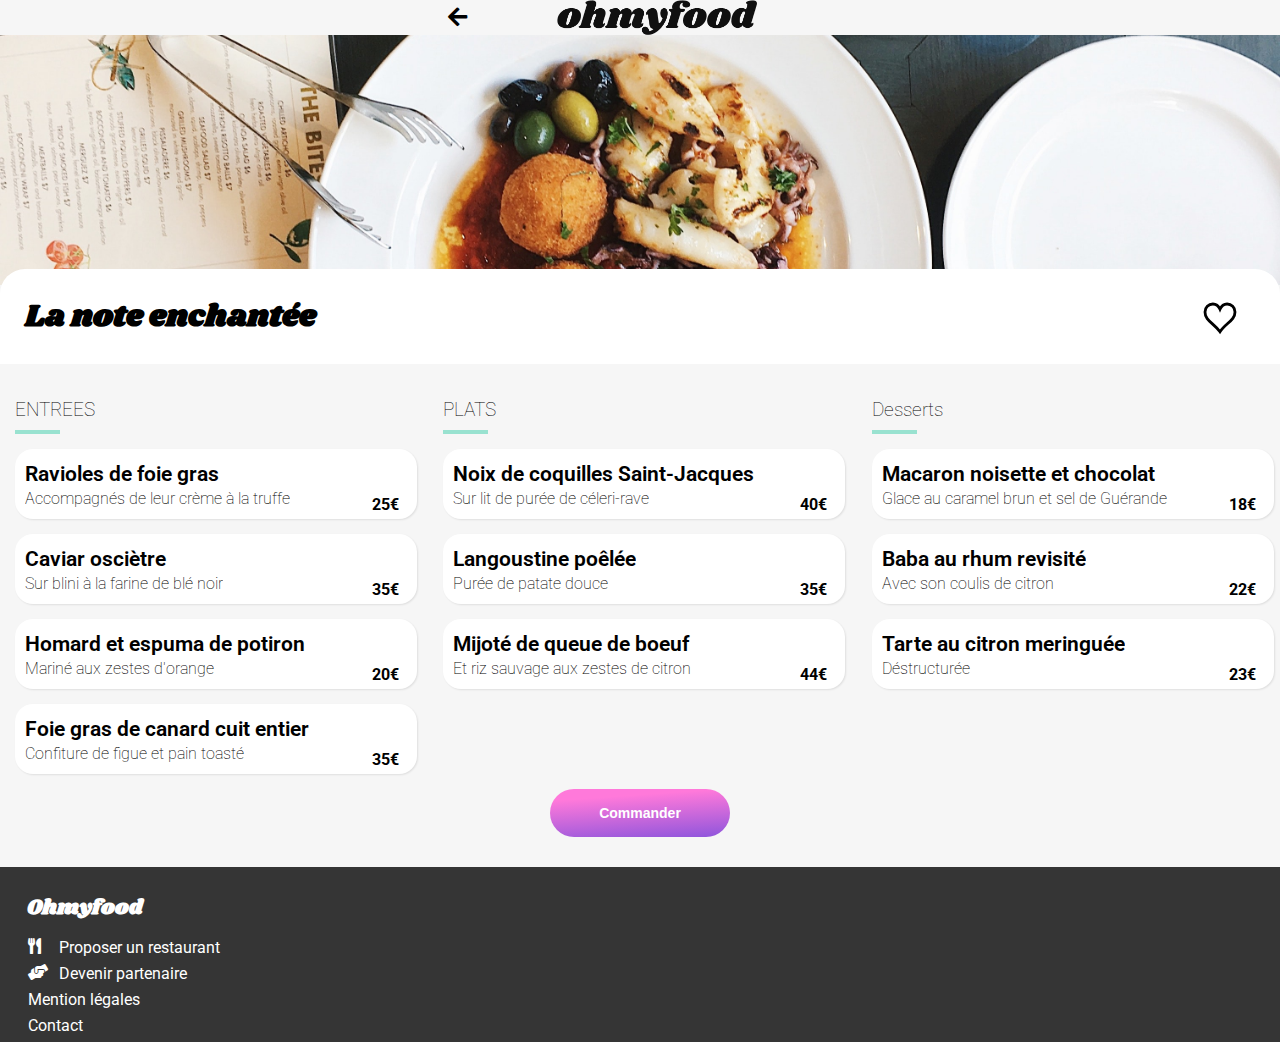
<file: lanote.html>
<!DOCTYPE html>
<html lang="fr">


<head>
    <meta charset="UTF-8">
    <meta http-equiv="X-UA-Compatible" content="IE=edge">
    <meta name="viewport" content="width=device-width, initial-scale=1.0">
    <link rel="shortcut icon" href="Maquettes_Ohmyfood/images/logo/istockphoto-1166149111-612x612.jpg">
    <link rel="preconnect" href="https://fonts.googleapis.com">
    <link rel="preconnect" href="https://fonts.gstatic.com" crossorigin>
    <link href="https://fonts.googleapis.com/css2?family=Shrikhand&display=swap" rel="stylesheet">
    <link rel="stylesheet" href="https://cdnjs.cloudflare.com/ajax/libs/font-awesome/5.15.4/css/all.min.css"
        integrity="sha512-1ycn6IcaQQ40/MKBW2W4Rhis/DbILU74C1vSrLJxCq57o941Ym01SwNsOMqvEBFlcgUa6xLiPY/NS5R+E6ztJQ=="
        crossorigin="anonymous" referrerpolicy="no-referrer" />


    <link rel="preconnect" href="https://fonts.googleapis.com">
    <link rel="preconnect" href="https://fonts.gstatic.com" crossorigin>
    <link href="https://fonts.googleapis.com/css2?family=Roboto&display=swap" rel="stylesheet">

    <link rel="stylesheet" href="css/main.css">
    <title>OhmyFood</title>
</head>









<body class="background__second">


    <a href="index.html">
        <div class="label">
            <i class="fas fa-arrow-left"></i>
            <img src="Maquettes_Ohmyfood/images/logo/ohmyfood.png" alt="logo du restaurant">
        </div>
    </a>

    <div class="alacarte">
        <div class="alacarte__photo">
            <img src="Maquettes_Ohmyfood/images/restaurants/stil-u2Lp8tXIcjw-unsplash.jpg"
                alt="photo du restaurant, table vue dessus">
        </div>
        <div class="alacarte__name">
            <h1> La note enchantée</h1>
            <div class="alacarte__like">

                <div class="carte__coeur">

                    <div class="carte__favorit">
                        <div class="iconsv">
                            <svg class="heart1-main" tabindex="0" viewBox="0 0 32 29.6" width="100">
                                <defs>
                                    <linearGradient id="gradient1" x1=0% y1="0%" x2="100%" y2="0%">
                                        <stop offset="0%" style="stop-color: #686de0;stop-opacity:1"></stop>
                                        <stop offset="100%" style="stop-color: #e056fd;stop-opacity:1"></stop>
                                    </linearGradient>
                                </defs>

                                <path d="M23.6,0c-3.4,0-6.3,2.7-7.6,5.6C14.7,2.7,11.8,0,8.4,0C3.8,0,0,3.8,0,8.4c0,9.4,9.5,11.9,16,21.2
                                c6.1-9.3,16-12.1,16-21.2C32,3.8,28.2,0,23.6,0z" />
                            </svg>

                        </div>
                    </div>


                </div>



            </div>
        </div>
    </div>
    <a href="index.html"></a>
    <!-- ************************
                Liste menu
                *************** -->
    <div class="grid">
        <div class="direction__column">
            <div class="delayentree">


                <h3 class="plats__intro">ENTREES</h3>
                <ul>
                    <li class="menu">

                        <div class="menu__group">

                            <div class="menu__name">Ravioles de foie gras </div>
                            <div class="menu__subname">Accompagnés de leur crème à la truffe
                            </div>
                        </div>
                        <div class="menu__animation">
                            <div class="menu__prix">25€</div>
                            <div class="menu__valid">


                                <i class="fas fa-check-circle checkrotate"></i>
                            </div>
                        </div>
                    </li>



                    <li class="menu">
                        <div class="menu__group">

                            <div class="menu__name">Caviar osciètre </div>
                            <div class="menu__subname">Sur blini à la farine de blé noir
                            </div>
                        </div>
                        <div class="menu__animation">
                            <div class="menu__prix">35€</div>
                            <div class="menu__valid">
                                <i class="fas fa-check-circle checkrotate"></i>
                            </div>
                        </div>
                    </li>

                    <li class="menu">
                        <div class="menu__group">

                            <div class="menu__name">Homard et espuma de potiron</div>
                            <div class="menu__subname">Mariné aux zestes d'orange</div>
                        </div>
                        <div class="menu__animation">
                            <div class="menu__prix">20€</div>
                            <div class="menu__valid">
                                <i class="fas fa-check-circle checkrotate"></i>
                            </div>
                        </div>
                    </li>

                    <li class="menu">
                        <div class="menu__group">

                            <div class="menu__name">Foie gras de canard cuit entier</div>
                            <div class="menu__subname">Confiture de figue et pain toasté
                            </div>
                        </div>
                        <div class="menu__animation">
                            <div class="menu__prix">35€</div>
                            <div class="menu__valid">
                                <i class="fas fa-check-circle checkrotate"></i>
                            </div>
                        </div>
                    </li>
                </ul>
            </div>
        </div>
        <div class="delayplats">

            <h3 class="plats__intro">PLATS</h3>
            <ul>

                <li class="menu">
                    <div class="menu__group">
                        <div class="menu__name">Noix de coquilles Saint-Jacques</div>
                        <div class="menu__subname">Sur lit de purée de céleri-rave</div>
                    </div>
                    <div class="menu__animation">
                        <div class="menu__prix">40€</div>
                        <div class="menu__valid">
                            <i class="fas fa-check-circle checkrotate"></i>
                        </div>
                    </div>
                </li>

                <li class="menu">
                    <div class="menu__group">
                        <div class="menu__name">Langoustine poêlée</div>
                        <div class="menu__subname">Purée de patate douce</div>
                    </div>
                    <div class="menu__animation">
                        <div class="menu__prix">35€</div>
                        <div class="menu__valid">
                            <i class="fas fa-check-circle checkrotate"></i>
                        </div>
                    </div>
                </li>

                <li class="menu">
                    <div class="menu__group">

                        <div class="menu__name">Mijoté de queue de boeuf </div>
                        <div class="menu__subname">Et riz sauvage aux zestes de citron
                        </div>
                    </div>
                    <div class="menu__animation">
                        <div class="menu__prix">44€</div>
                        <div class="menu__valid">
                            <i class="fas fa-check-circle checkrotate"></i>
                        </div>
                    </div>
                </li>
            </ul>
        </div>
        <div class="delaydessert">

            <h3 class="plats__intro">Desserts</h3>
            <ul>
                <li class="menu">
                    <div class="menu__group">

                        <div class="menu__name">Macaron noisette et chocolat
                        </div>
                        <div class="menu__subname">Glace au caramel brun et sel
                            de Guérande</div>
                    </div>
                    <div class="menu__animation">
                        <div class="menu__prix">18€</div>
                        <div class="menu__valid">
                            <i class="fas fa-check-circle checkrotate"></i>
                        </div>
                    </div>
                </li>



                <li class="menu">
                    <div class="menu__group">
                        <div class="menu__name">Baba au rhum revisité </div>
                        <div class="menu__subname">Avec son coulis de citron
                        </div>
                    </div>
                    <div class="menu__animation">

                        <div class="menu__prix">22€</div>
                        <div class="menu__valid">
                            <i class="fas fa-check-circle checkrotate"></i>
                        </div>
                    </div>
                </li>

                <li class="menu">
                    <div class="menu__group">

                        <div class="menu__name">Tarte au citron meringuée </div>
                        <div class="menu__subname">Déstructurée</div>
                    </div>
                    <div class="menu__animation">
                        <div class="menu__prix">23€ </div>
                        <div class="menu__valid">
                            <i class="fas fa-check-circle checkrotate"></i>
                        </div>

                    </div>

                </li>
            </ul>
        </div>

    </div>


    <!-- **************** Commander*********************** -->


    <div class="ohmyorder">
        <button class="commander">
            Commander
        </button>
    </div>



    <footer>


        <div class="footer__contenu">

            <div class="footer__logo1">
                <h3>Ohmyfood</h3>
            </div>



            <ul class="footer__liste">


                <li class="footer__offre"><a href="#">
                        <i class="fas fa-utensils"></i>
                        <p> Proposer un restaurant</p>
                    </a>
                </li>

                <li class="footer__partenaire"><a href="#">
                        <i class="fas fa-hands-helping"></i>
                        <p>Devenir partenaire</p>
                    </a></li>


                <li class="footer__mention"><a href="#">

                        <p>Mention légales</p>

                    </a></li>

                <li class="footer__contact"><a href="mailto:adresse@serveur.com">
                        <p>Contact</p>
                    </a></li>



            </ul>




        </div>

    </footer>


</body>

</html>
</file>
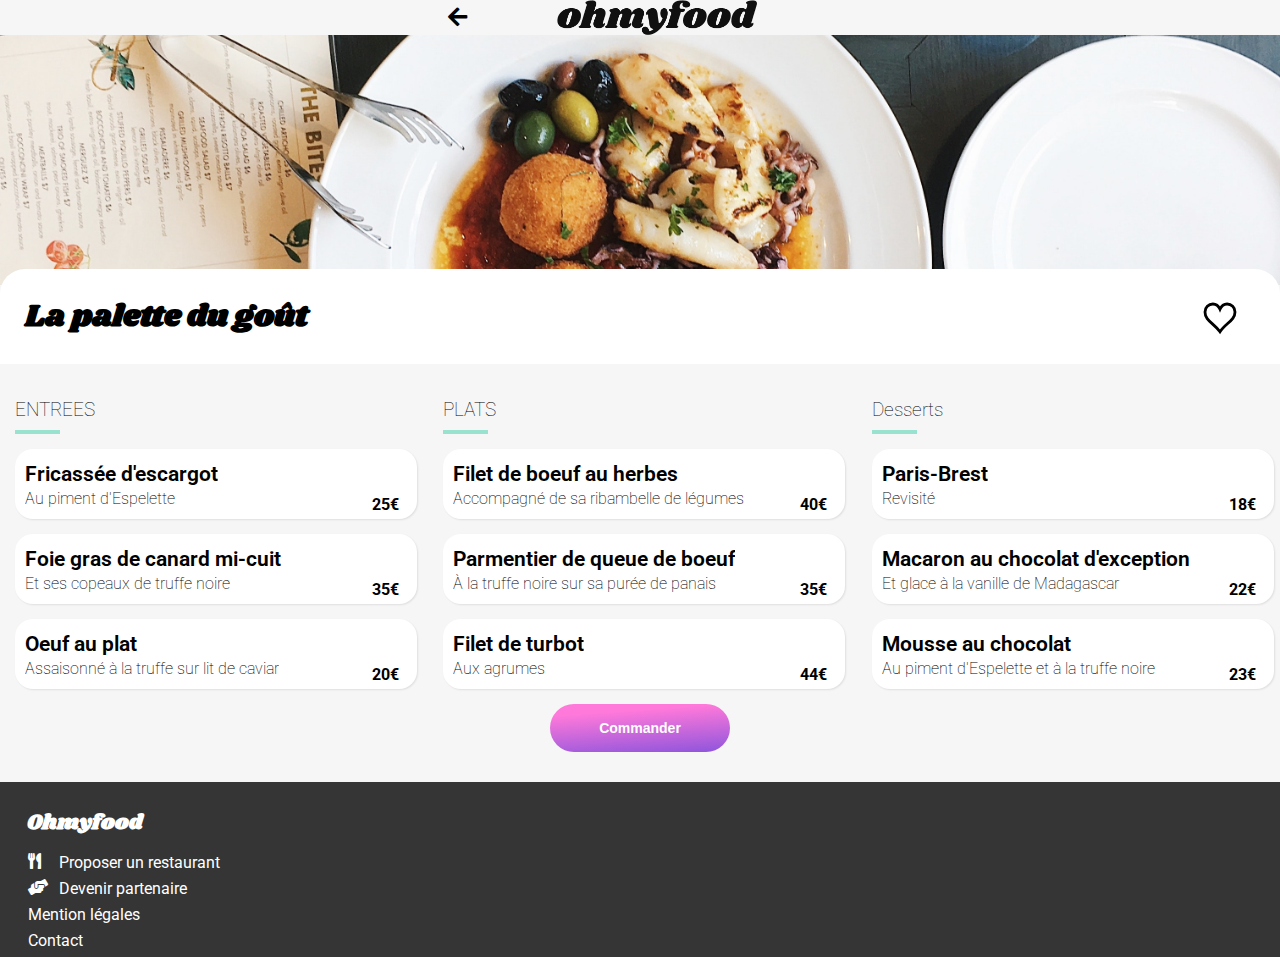
<file: lapalette.html>
<!DOCTYPE html>
<html lang="fr">

<head>
    <meta charset="UTF-8">
    <meta http-equiv="X-UA-Compatible" content="IE=edge">
    <meta name="viewport" content="width=device-width, initial-scale=1.0">
    <link rel="shortcut icon" href="Maquettes_Ohmyfood/images/logo/istockphoto-1166149111-612x612.jpg">
    <link rel="preconnect" href="https://fonts.googleapis.com">
    <link rel="preconnect" href="https://fonts.gstatic.com" crossorigin>
    <link href="https://fonts.googleapis.com/css2?family=Shrikhand&display=swap" rel="stylesheet">
    <link rel="stylesheet" href="https://cdnjs.cloudflare.com/ajax/libs/font-awesome/5.15.4/css/all.min.css"
        integrity="sha512-1ycn6IcaQQ40/MKBW2W4Rhis/DbILU74C1vSrLJxCq57o941Ym01SwNsOMqvEBFlcgUa6xLiPY/NS5R+E6ztJQ=="
        crossorigin="anonymous" referrerpolicy="no-referrer" />


    <link rel="preconnect" href="https://fonts.googleapis.com">
    <link rel="preconnect" href="https://fonts.gstatic.com" crossorigin>
    <link href="https://fonts.googleapis.com/css2?family=Roboto&display=swap" rel="stylesheet">

    <link rel="stylesheet" href="css/main.css">





    <title>OhmyFood</title>
</head>

<body class="background__second">


    <a href="index.html">
        <div class="label">

            <i class="fas fa-arrow-left fleche"></i>

            <img src="Maquettes_Ohmyfood/images/logo/ohmyfood.png" alt=" logo du restaurant">
        </div>
    </a>


    <div class="alacarte">
        <div class="alacarte__photo">
            <img src="Maquettes_Ohmyfood/images/restaurants/stil-u2Lp8tXIcjw-unsplash.jpg" alt="plat vue du dessus">
        </div>
        <div class="alacarte__name">
            <h1> La palette du goût</h1>
            <div class="alacarte__like">

                <div class="carte__coeur">

                    <div class="carte__favorit">
                        <div class="iconsv">
                            <svg class="heart1-main" tabindex="0" viewBox="0 0 32 29.6" width="100">
                                <defs>
                                    <linearGradient id="gradient1" x1=0% y1="0%" x2="100%" y2="0%">
                                        <stop offset="0%" style="stop-color: #686de0;stop-opacity:1"></stop>
                                        <stop offset="100%" style="stop-color: #e056fd;stop-opacity:1"></stop>
                                    </linearGradient>
                                </defs>
                                <path d="M23.6,0c-3.4,0-6.3,2.7-7.6,5.6C14.7,2.7,11.8,0,8.4,0C3.8,0,0,3.8,0,8.4c0,9.4,9.5,11.9,16,21.2
                                c6.1-9.3,16-12.1,16-21.2C32,3.8,28.2,0,23.6,0z" />
                            </svg>

                        </div>
                    </div>




                </div>

            </div>
        </div>
    </div>
    <!-- <a href="index.html"></a> -->
    <!-- ************************
        Liste menu
        *************** -->


    <div class="grid">
        <div class="direction__column">


            <div class="delayentree">
                
                <h3 class="plats__intro">ENTREES</h3>
                <ul>
                    <li class="menu">
                        <div class="menu__group">

                            <div class="menu__name">Fricassée d'escargot</div>
                            <div class="menu__subname">Au piment d'Espelette </div>
                        </div>
                        <div class="menu__animation">
                            <div class="menu__prix">25€</div>
                            <div class="menu__valid">
                                <i class="fas fa-check-circle checkrotate"></i>
                            </div>
                        </div>
                    </li>



                    <li class="menu">
                        <div class="menu__group">

                            <div class="menu__name">Foie gras de canard mi-cuit</div>
                            <div class="menu__subname">Et ses copeaux de truffe noire</div>
                        </div>
                        <div class="menu__animation">
                            <div class="menu__prix">35€</div>
                            <div class="menu__valid">

                                <i class="fas fa-check-circle checkrotate"></i>
                            </div>

                        </div>
                    </li>

                    <li class="menu">
                        <div class="menu__group">

                            <div class="menu__name">Oeuf au plat</div>
                            <div class="menu__subname">Assaisonné à la truffe sur lit de caviar</div>
                        </div>
                        <div class="menu__animation">
                            <div class="menu__prix">20€</div>
                            <div class="menu__valid">

                                <i class="fas fa-check-circle checkrotate"></i>
                            </div>

                        </div>

                    </li>

                </ul>



            </div>

        </div>



        <div class="delayplats">

            <h3 class="plats__intro">PLATS</h3>
            <ul>
                <li class="menu">
                    <div class="menu__group">

                        <div class="menu__name">Filet de boeuf au herbes</div>
                        <div class="menu__subname">Accompagné de sa ribambelle de légumes</div>
                    </div>
                    <div class="menu__animation">
                        <div class="menu__prix">40€</div>
                        <div class="menu__valid">

                            <i class="fas fa-check-circle checkrotate"></i>
                        </div>

                    </div>
                </li>
                <li class="menu">
                    <div class="menu__group">

                        <div class="menu__name">Parmentier de queue de boeuf</div>
                        <div class="menu__subname">À la truffe noire sur sa purée de panais</div>
                    </div>
                    <div class="menu__animation">
                        <div class="menu__prix">35€</div>
                        <div class="menu__valid">

                            <i class="fas fa-check-circle checkrotate"></i>
                        </div>

                    </div>
                </li>
                <li class="menu">
                    <div class="menu__group">

                        <div class="menu__name">Filet de turbot</div>
                        <div class="menu__subname">Aux agrumes</div>
                    </div>
                    <div class="menu__animation">
                        <div class="menu__prix">44€</div>
                        <div class="menu__valid">

                            <i class="fas fa-check-circle checkrotate"></i>
                        </div>

                    </div>
                </li>
            </ul>


        </div>

        <div class="delaydessert">

            <h3 class="plats__intro">Desserts</h3>

            <ul>

                <li class="menu">
                    <div class="menu__group">

                        <div class="menu__name">Paris-Brest</div>
                        <div class="menu__subname">Revisité</div>
                    </div>
                    <div class="menu__animation">
                        <div class="menu__prix">18€</div>
                        <div class="menu__valid">

                            <i class="fas fa-check-circle checkrotate"></i>
                        </div>

                    </div>
                </li>
                <li class="menu">
                    <div class="menu__group">

                        <div class="menu__name">Macaron au chocolat d'exception </div>
                        <div class="menu__subname">Et glace à la vanille de Madagascar</div>
                    </div>
                    <div class="menu__animation">
                        <div class="menu__prix">22€</div>
                        <div class="menu__valid">

                            <i class="fas fa-check-circle checkrotate"></i>
                        </div>

                    </div>

                </li>
                <li class="menu">

                    <div class="menu__group">

                        <div class="menu__name">Mousse au chocolat </div>
                        <div class="menu__subname">Au piment d'Espelette et à la truffe noire</div>
                    </div>
                    <div class="menu__animation">
                        <div class="menu__prix">23€</div>
                        <div class="menu__valid">

                            <i class="fas fa-check-circle checkrotate"></i>
                        </div>

                    </div>

                </li>
            </ul>
        </div>

    </div>
    <!-- **************** Commander*********************** -->

    <div class="ohmyorder">
        <button class="commander">
            Commander
        </button>
    </div>




    <footer>
        <div class="footer__contenu">

            <div class="footer__logo">
                <h3>Ohmyfood</h3>
            </div>



            <ul class="footer__liste">


                <li class="footer__offre"><a href="#">
                        <i class="fas fa-utensils"></i>
                        <p> Proposer un restaurant</p>
                    </a>
                </li>

                <li class="footer__partenaire"><a href="#">
                        <i class="fas fa-hands-helping"></i>
                        <p>Devenir partenaire</p>
                    </a></li>


                <li class="footer__mention"><a href="#">

                        <p>Mention légales</p>

                    </a></li>

                <li class="footer__contact"><a href="mailto:adresse@serveur.com">
                        <p>Contact</p>
                    </a></li>



            </ul>




        </div>

    </footer>


</body>

</html>
</file>
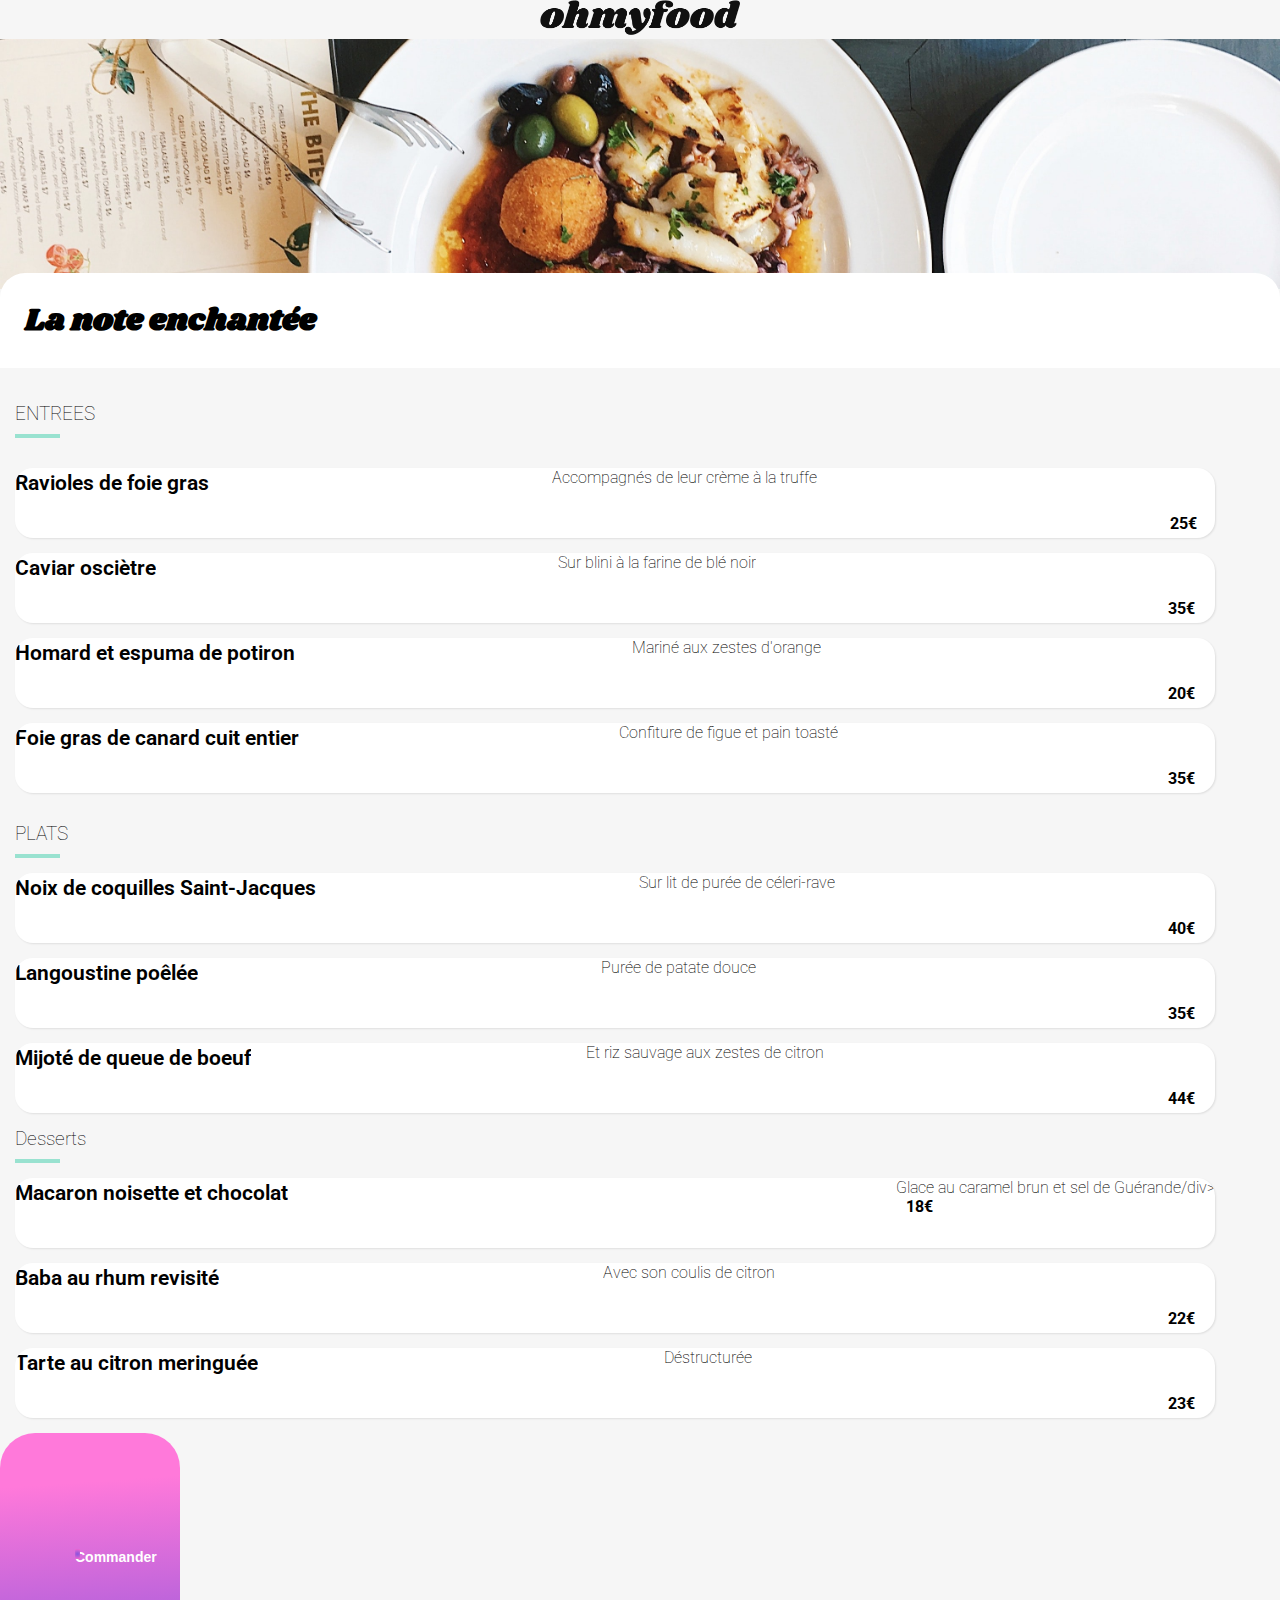
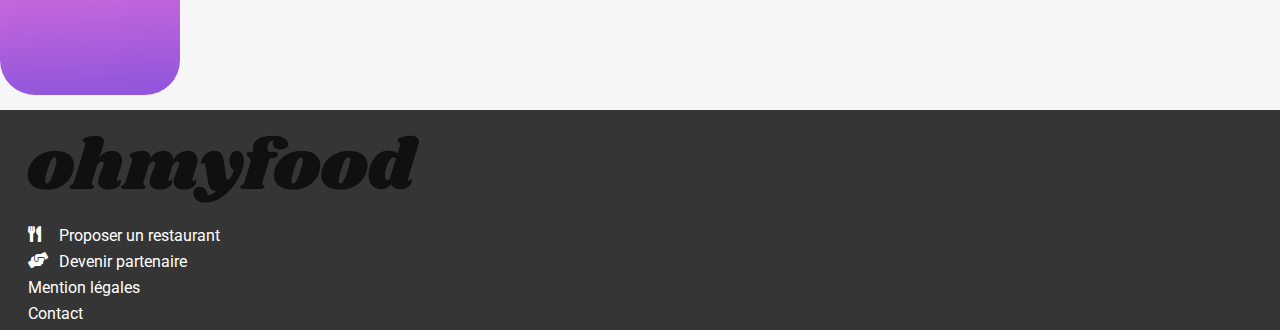
<file: latest.html>
<!DOCTYPE html>
<html lang="fr">

<head>
    <meta charset="UTF-8">
    <meta http-equiv="X-UA-Compatible" content="IE=edge">
    <meta name="viewport" content="width=device-width, initial-scale=1.0">
    <link rel="shortcut icon" href="Maquettes Ohmyfood/images/logo/istockphoto-1166149111-612x612.jpg">
    <link rel="preconnect" href="https://fonts.googleapis.com">
    <link rel="preconnect" href="https://fonts.gstatic.com" crossorigin>
    <link href="https://fonts.googleapis.com/css2?family=Shrikhand&display=swap" rel="stylesheet">
    <link rel="stylesheet" href="https://cdnjs.cloudflare.com/ajax/libs/font-awesome/5.15.4/css/all.min.css"
        integrity="sha512-1ycn6IcaQQ40/MKBW2W4Rhis/DbILU74C1vSrLJxCq57o941Ym01SwNsOMqvEBFlcgUa6xLiPY/NS5R+E6ztJQ=="
        crossorigin="anonymous" referrerpolicy="no-referrer" />


    <link rel="preconnect" href="https://fonts.googleapis.com">
    <link rel="preconnect" href="https://fonts.gstatic.com" crossorigin>
    <link href="https://fonts.googleapis.com/css2?family=Roboto&display=swap" rel="stylesheet">

    <link rel="stylesheet" href="css/main.css">
    <title>OhmyFood</title>
</head>


<body>


    <body>


        <div class="label">
            <a href="index.html">

                <img src="Maquettes Ohmyfood/images/logo/ohmyfood.png">
            </a>
        </div>

        <div class="alacarte">
            <div class="alacarte__photo">
                <img src="Maquettes Ohmyfood/images/restaurants/stil-u2Lp8tXIcjw-unsplash.jpg">
            </div>
            <div class="alacarte__name">
                <h1> La note enchantée</h1>
                <div class="alacarte__like">

                </div>
            </div>
        </div>
        <a href="index.html"></a>
        <!-- ************************
        Liste menu
        *************** -->
        <div class="direction__column">


            <h3 class="plats__intro">ENTREES</h3>
            <ul>
                <li class="menu">
                    <div class="menu__name">Ravioles de foie gras </div>
                    <div class="menu__subname">Accompagnés de leur crème à la truffe </div>
                    <div class="menu__animation">
                        <div class="menu__prix">25€</div>
                        <div class="menu__valid">
                            <div class="menu__rotation"></div>
                        </div>
                    </div>
                </li>



                <li class="menu">
                    <div class="menu__name">Caviar osciètre </div>
                    <div class="menu__subname">Sur blini à la farine de blé noir</div>
                    <div class="menu__prix">35€</div>
                </li>

                <li class="menu">
                    <div class="menu__name">Homard et espuma de potiron</div>
                    <div class="menu__subname">Mariné aux zestes d'orange</div>
                    <div class="menu__prix">20€</div>
                </li>

                <li class="menu">
                    <div class="menu__name">Foie gras de canard cuit entier</div>
                    <div class="menu__subname">Confiture de figue et pain toasté</div>
                    <div class="menu__prix">35€</div>
                </li>

            </ul>


        </div>


        <h3 class="plats__intro">PLATS</h3>
        <ul>

            <li class="menu">
                <div class="menu__name">Noix de coquilles Saint-Jacques</div>
                <div class="menu__subname">Sur lit de purée de céleri-rave</div>
                <div class="menu__prix">40€</div>
            </li>
            <li class="menu">
                <div class="menu__name">Langoustine poêlée</div>
                <div class="menu__subname">Purée de patate douce</div>
                <div class="menu__prix">35€</div>
            </li>
            <li class="menu">
                <div class="menu__name">Mijoté de queue de boeuf </div>
                <div class="menu__subname">Et riz sauvage aux zestes de citron</div>
                <div class="menu__prix">44€</div>
            </li>
        </ul>

        <h3 class="plats__intro">Desserts</h3>

        <ul>

            <li class="menu">
                <div class="menu__name">Macaron noisette et chocolat</div>
                <div class="menu__subname">Glace au caramel brun et sel de Guérande/div>
                    <div class="menu__prix">18€</div>
            </li>
            <li class="menu">
                <div class="menu__name">Baba au rhum revisité </div>
                <div class="menu__subname">Avec son coulis de citron</div>
                <div class="menu__prix">22€</div>

            </li>
            <li class="menu">
                <div class="menu__name">Tarte au citron meringuée </div>
                <div class="menu__subname">Déstructurée</div>
                <div class="menu__prix">23€ </div>

            </li>
        </ul>
        <!-- **************** Commander*********************** -->


        <button class="commander">
            <span>Commander</span>
        </button>



        <footer>


            <div class="footer__contenu">
    
                <div class="footer__logo">
                    <img src="Maquettes Ohmyfood/images/logo/ohmyfood.png" alt="">
                </div>
    
    
    
                <ul class="footer__liste">
    
    
                    <li class="footer__offre"><a href="#">
                             <i class="fas fa-utensils"></i>
                            <p> Proposer un restaurant</p>
                        </a>
                    </li>
    
                    <li class="footer__partenaire"><a href="#">
                            <i class="fas fa-hands-helping"></i>
                            <p>Devenir partenaire</p>
                        </a></li>
    
    
                    <li class="footer__mention"><a href="#">
    
                            <p>Mention légales</p>
    
                        </a></li>
    
                    <li class="footer__contact"><a href="#">
                            <p>Contact</p>
                        </a></li>
    
    
    
                </ul>
    
    
    
                </ul>
            </div>
    
        </footer>
    















    </body>

</html>
</file>
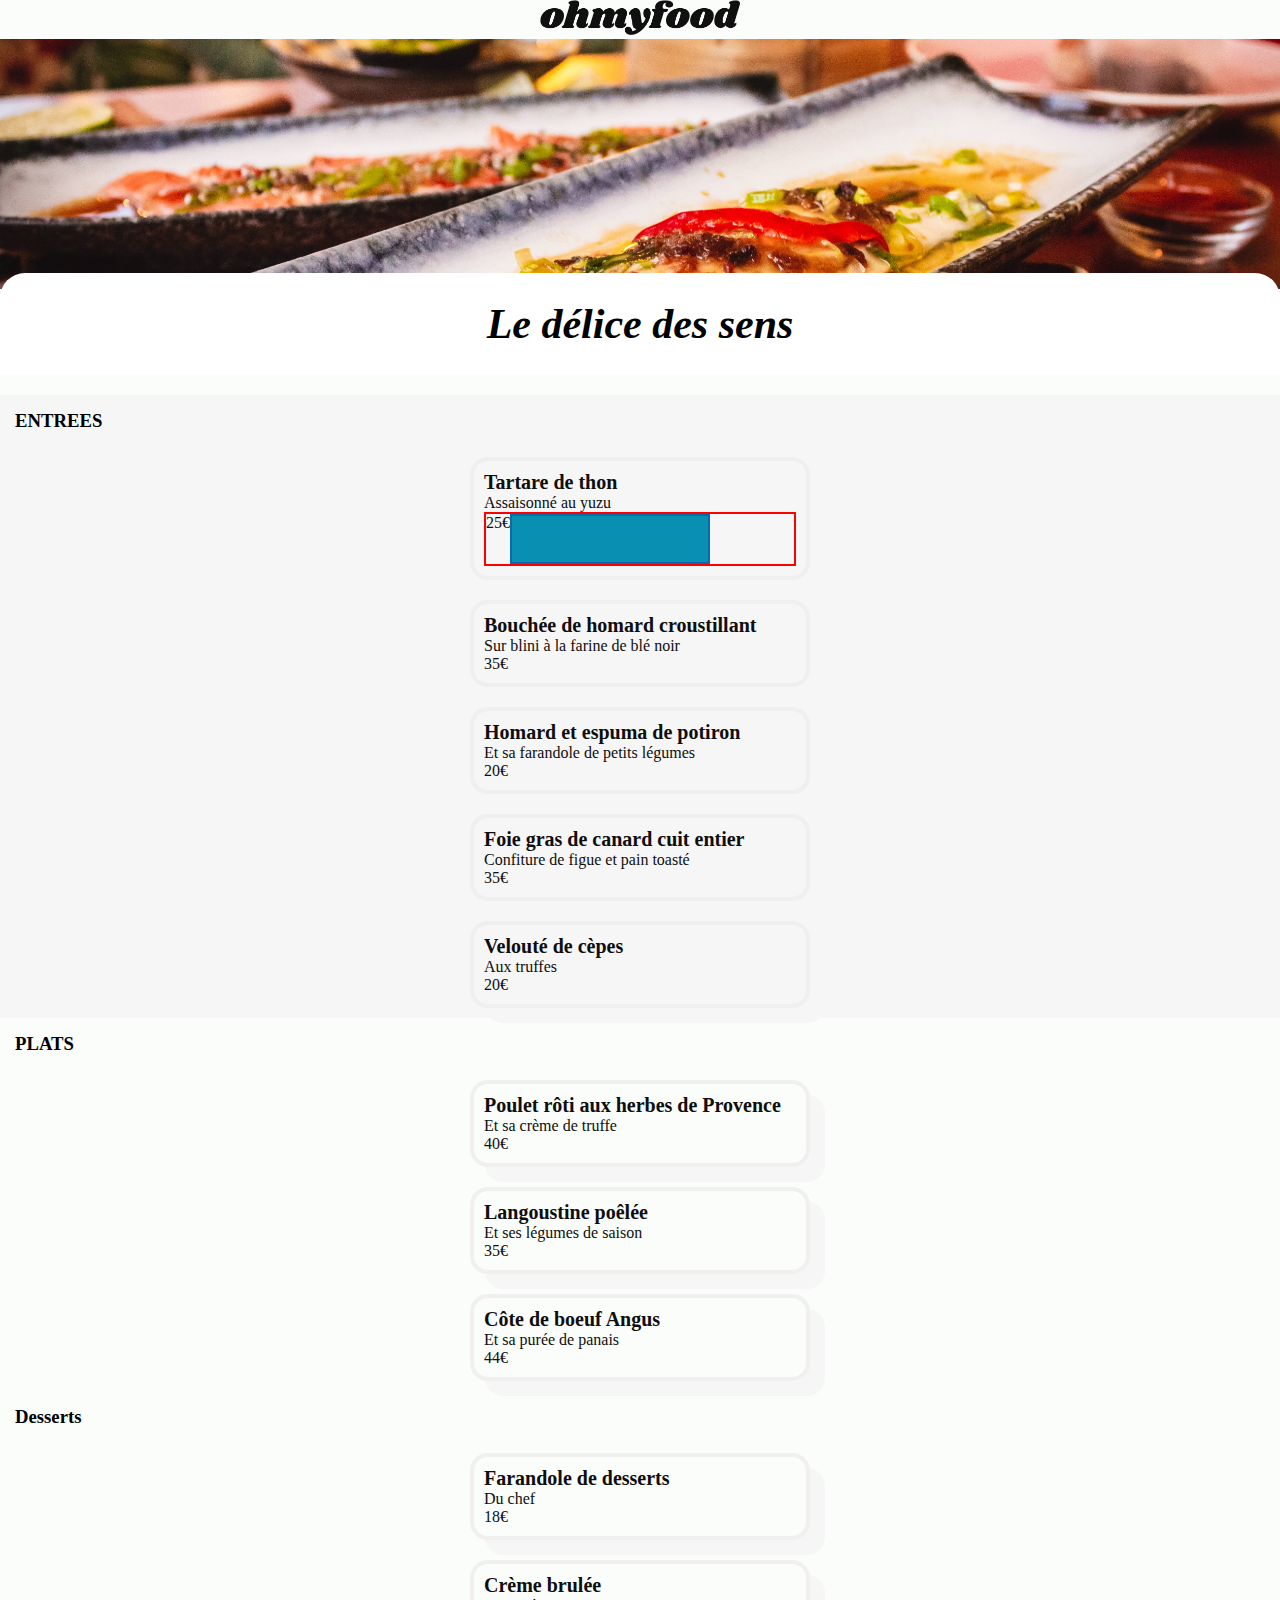
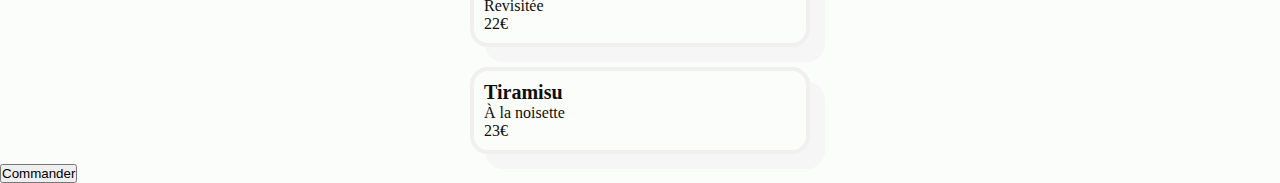
<file: le delice des sens.html>
<!DOCTYPE html>
<html lang="fr">

<head>
        <meta charset="UTF-8">
        <meta http-equiv="X-UA-Compatible" content="IE=edge">
        <meta name="viewport" content="width=device-width, initial-scale=1.0">
        <link rel="shortcut icon" href="Maquettes Ohmyfood/images/logo/istockphoto-1166149111-612x612.jpg">
        <link rel="stylesheet" href="style.css">
        <link rel="preconnect" href="https://fonts.googleapis.com">
        <link rel="preconnect" href="https://fonts.gstatic.com" crossorigin>
        <link href="https://fonts.googleapis.com/css2?family=Shrikhand&display=swap" rel="stylesheet">
        <link rel="stylesheet" href="https://cdnjs.cloudflare.com/ajax/libs/font-awesome/5.15.4/css/all.min.css"
                integrity="sha512-1ycn6IcaQQ40/MKBW2W4Rhis/DbILU74C1vSrLJxCq57o941Ym01SwNsOMqvEBFlcgUa6xLiPY/NS5R+E6ztJQ=="
                crossorigin="anonymous" referrerpolicy="no-referrer" />



                <link rel="preconnect" href="https://fonts.googleapis.com">
                <link rel="preconnect" href="https://fonts.gstatic.com" crossorigin>
                <link href="https://fonts.googleapis.com/css2?family=Roboto&display=swap" rel="stylesheet">















        <title>OhmyFood</title>
</head>

<body>


        <div class="label">
             <a href="index.html">

                 <img src="Maquettes Ohmyfood/images/logo/ohmyfood.png">
             </a>  
        </div>

        <div class="alacarte">
                <div class="alacarte__photo">
                        <img src="Maquettes Ohmyfood/images/restaurants/louis-hansel-shotsoflouis-qNBGVyOCY8Q-unsplash.jpg">
                </div>
                <div class="alacarte__name">
                        <h1> Le délice des sens</h1>
                        <div class="alacarte__like">

                        </div>
                </div>
        </div>
        <a href="index.html"></a>
        <!-- ************************
        Liste menu
        *************** -->
        <div class="direction__column">


                <h3 class="plats__intro">ENTREES</h3>
                <ul>
                        <li class="menu">
                                <div class="menu__name">Tartare de thon</div>
                                <div class="menu__subname">Assaisonné au yuzu</div>
                                <div class="menu__animation">
                                        <div class="menu__prix">25€</div>
                                        <div class="menu__valid">
                                                <div class="menu__rotation"></div>
                                        </div>
                                </div>
                        </li>



                        <li class="menu">
                                <div class="menu__name">Bouchée de homard croustillant </div>
                                <div class="menu__subname">Sur blini à la farine de blé noir</div>
                                <div class="menu__prix">35€</div>
                        </li>

                        <li class="menu">
                                <div class="menu__name">Homard et espuma de potiron</div>
                                <div class="menu__subname">Et sa farandole de petits légumes</div>
                                <div class="menu__prix">20€</div>
                        </li>

                        <li class="menu">
                                <div class="menu__name">Foie gras de canard cuit entier</div>
                                <div class="menu__subname">Confiture de figue et pain toasté</div>
                                <div class="menu__prix">35€</div>
                        </li>
                        <li class="menu">
                            <div class="menu__name">Velouté de cèpes </div>
                            <div class="menu__subname">Aux truffes</div>
                            <div class="menu__prix">20€</div>
                    </li>
                </ul>


        </div>


        <h3 class="plats__intro">PLATS</h3>
        <ul>

                <li class="menu">
                        <div class="menu__name">Poulet rôti aux herbes de Provence</div>
                        <div class="menu__subname">Et sa crème de truffe</div>
                        <div class="menu__prix">40€</div>
                </li>
                <li class="menu">
                        <div class="menu__name">Langoustine poêlée</div>
                        <div class="menu__subname">Et ses légumes de saison</div>
                        <div class="menu__prix">35€</div>
                </li>
                <li class="menu">
                        <div class="menu__name">Côte de boeuf Angus  </div>
                        <div class="menu__subname">Et sa purée de panais</div>
                        <div class="menu__prix">44€</div>
                </li>
        </ul>

        <h3 class="plats__intro">Desserts</h3>

        <ul>

                <li class="menu">
                        <div class="menu__name">Farandole de desserts</div>
                        <div class="menu__subname">Du chef</div>
                        <div class="menu__prix">18€</div>
                </li>
                <li class="menu">
                        <div class="menu__name">Crème brulée  </div>
                        <div class="menu__subname">Revisitée</div>
                        <div class="menu__prix">22€</div>

                </li>
                <li class="menu">
                        <div class="menu__name">Tiramisu  </div>
                        <div class="menu__subname">À la noisette</div>
                        <div class="menu__prix">23€ </div>

                </li>
        </ul>
        <!-- **************** Commander*********************** -->


        <button class="commander">
                <span>Commander</span>
        </button>
</file>
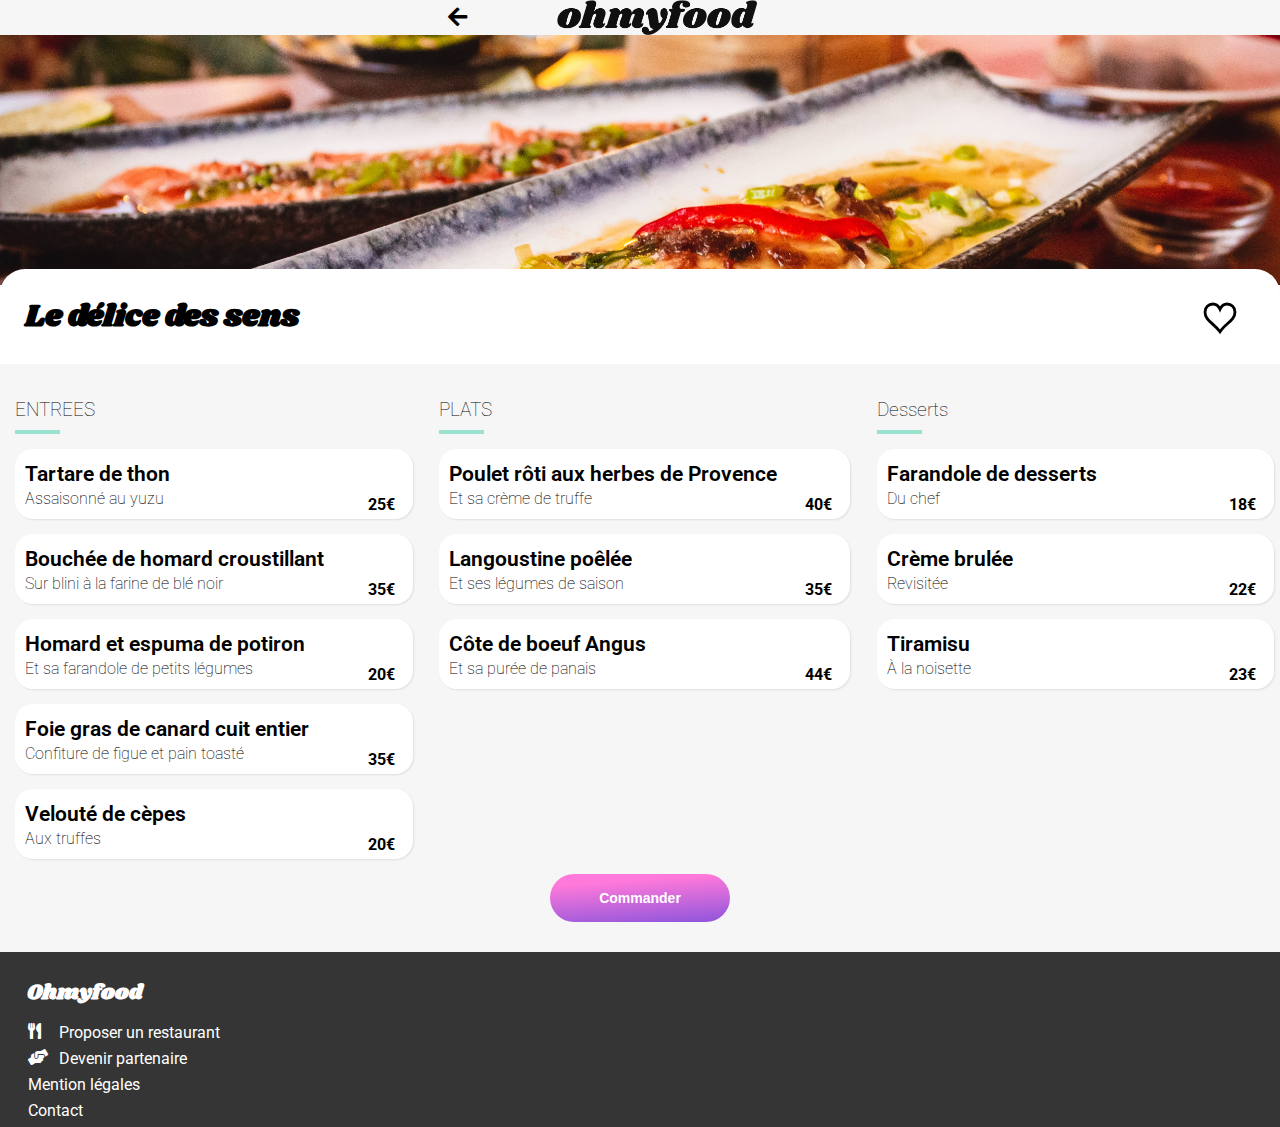
<file: ledelice.html>
<!DOCTYPE html>
<html lang="fr">



<head>
    <meta charset="UTF-8">
    <meta http-equiv="X-UA-Compatible" content="IE=edge">
    <meta name="viewport" content="width=device-width, initial-scale=1.0">
    <link rel="shortcut icon" href="Maquettes_Ohmyfood/images/logo/istockphoto-1166149111-612x612.jpg">
    <link rel="preconnect" href="https://fonts.googleapis.com">
    <link rel="preconnect" href="https://fonts.gstatic.com" crossorigin>
    <link href="https://fonts.googleapis.com/css2?family=Shrikhand&display=swap" rel="stylesheet">
    <link rel="stylesheet" href="https://cdnjs.cloudflare.com/ajax/libs/font-awesome/5.15.4/css/all.min.css"
        integrity="sha512-1ycn6IcaQQ40/MKBW2W4Rhis/DbILU74C1vSrLJxCq57o941Ym01SwNsOMqvEBFlcgUa6xLiPY/NS5R+E6ztJQ=="
        crossorigin="anonymous" referrerpolicy="no-referrer" />


    <link rel="preconnect" href="https://fonts.googleapis.com">
    <link rel="preconnect" href="https://fonts.gstatic.com" crossorigin>
    <link href="https://fonts.googleapis.com/css2?family=Roboto&display=swap" rel="stylesheet">

    <link rel="stylesheet" href="css/main.css">
    <title>OhmyFood</title>
</head>


<body class="background__second">


    <a href="index.html">
        <div class="label">

            <i class="fas fa-arrow-left fleche"></i>

            <img src="Maquettes_Ohmyfood/images/logo/ohmyfood.png" alt="photo du logo ohmyfood">
        </div>
    </a>

    <div class="alacarte">
        <div class="alacarte__photo">
            <img src="Maquettes_Ohmyfood/images/restaurants/louis-hansel-shotsoflouis-qNBGVyOCY8Q-unsplash.jpg"
                alt="photo au restaurant">
        </div>
        <div class="alacarte__name">
            <h1> Le délice des sens</h1>
            <div class="alacarte__like">

                <div class="carte__coeur">

                    <div class="carte__favorit">
                        <div class="iconsv">
                            <svg class="heart1-main" tabindex="0" viewBox="0 0 32 29.6" width="100">
                                <defs>
                                    <linearGradient id="gradient1" x1=0% y1="0%" x2="100%" y2="0%">
                                        <stop offset="0%" style="stop-color: #686de0;stop-opacity:1"></stop>
                                        <stop offset="100%" style="stop-color: #e056fd;stop-opacity:1"></stop>
                                    </linearGradient>
                                </defs>
                                <path d="M23.6,0c-3.4,0-6.3,2.7-7.6,5.6C14.7,2.7,11.8,0,8.4,0C3.8,0,0,3.8,0,8.4c0,9.4,9.5,11.9,16,21.2
                                c6.1-9.3,16-12.1,16-21.2C32,3.8,28.2,0,23.6,0z" />
                            </svg>

                        </div>
                    </div>


                </div>
            </div>
        </div>


        <a href="index.html"></a>
        <!-- ************************
        Liste menu
        *************** -->
        <div class="grid">

            <div class="direction__column">
                <div class="delayentree">
                    <h3 class="plats__intro">ENTREES</h3>
                    <ul>
                        <li class="menu">
                            <div class="menu__group">
                                <div class="menu__name">Tartare de thon</div>
                                <div class="menu__subname">Assaisonné au yuzu</div>
                            </div>
                            <div class="menu__animation">
                                <div class="menu__prix">25€</div>
                                <div class="menu__valid">
                                    <i class="fas fa-check-circle checkrotate"></i>

                                </div>
                            </div>
                        </li>



                        <li class="menu">
                            <div class="menu__group">

                                <div class="menu__name">Bouchée de homard croustillant </div>
                                <div class="menu__subname">Sur blini à la farine de blé noir
                                </div>
                            </div>
                            <div class="menu__animation">
                                <div class="menu__prix">35€</div>
                                <div class="menu__valid">
                                    <i class="fas fa-check-circle checkrotate"></i>
                                </div>
                            </div>
                        </li>

                        <li class="menu">
                            <div class="menu__group">
                                <div class="menu__name">Homard et espuma de potiron</div>
                                <div class="menu__subname">Et sa farandole de petits légumes</div>
                            </div>
                            <div class="menu__animation">
                                <div class="menu__prix">20€</div>
                                <div class="menu__valid">
                                    <i class="fas fa-check-circle checkrotate"></i>
                                </div>
                            </div>
                        </li>

                        <li class="menu">
                            <div class="menu__group">
                                <div class="menu__name">Foie gras de canard cuit entier</div>
                                <div class="menu__subname">Confiture de figue et pain toasté</div>

                            </div>

                            <div class="menu__animation">
                                <div class="menu__prix">35€</div>
                                <div class="menu__valid">
                                    <i class="fas fa-check-circle checkrotate"></i>
                                </div>
                            </div>
                        </li>
                        <li class="menu">
                            <div class="menu__group">
                                <div class="menu__name">Velouté de cèpes </div>
                                <div class="menu__subname">Aux truffes</div>
                            </div>
                            <div class="menu__animation">
                                <div class="menu__prix">20€</div>
                                <div class="menu__valid">
                                    <i class="fas fa-check-circle checkrotate"></i>
                                </div>
                            </div>

                        </li>
                    </ul>

                </div>
            </div>

            <div class="delayplats">


                <h3 class="plats__intro">PLATS</h3>
                <ul>

                    <li class="menu">
                        <div class="menu__group">
                            <div class="menu__name">Poulet rôti aux herbes de Provence</div>
                            <div class="menu__subname">Et sa crème de truffe</div>
                        </div>
                        <div class="menu__animation">
                            <div class="menu__prix">40€</div>
                            <div class="menu__valid">
                                <i class="fas fa-check-circle checkrotate"></i>
                            </div>
                        </div>
                    </li>
                    <li class="menu">
                        <div class="menu__group">
                            <div class="menu__name">Langoustine poêlée</div>
                            <div class="menu__subname">Et ses légumes de saison</div>
                        </div>
                        <div class="menu__animation">
                            <div class="menu__prix">35€</div>
                            <div class="menu__valid">
                                <i class="fas fa-check-circle checkrotate"></i>
                            </div>
                        </div>
                    </li>
                    <li class="menu">
                        <div class="menu__group">
                            <div class="menu__name">Côte de boeuf Angus </div>
                            <div class="menu__subname">Et sa purée de panais</div>
                        </div>
                        <div class="menu__animation">
                            <div class="menu__prix">44€</div>
                            <div class="menu__valid">
                                <i class="fas fa-check-circle checkrotate"></i>
                            </div>
                        </div>
                    </li>
                </ul>
            </div>


            <div class="delaydessert">

                <h3 class="plats__intro">Desserts</h3>

                <ul>

                    <li class="menu">
                        <div class="menu__group">

                            <div class="menu__name">Farandole de desserts</div>
                            <div class="menu__subname">Du chef</div>
                        </div>
                        <div class="menu__animation">
                            <div class="menu__prix">18€</div>
                            <div class="menu__valid">
                                <i class="fas fa-check-circle checkrotate"></i>
                            </div>
                        </div>
                    </li>
                    <li class="menu">
                        <div class="menu__group">

                            <div class="menu__name">Crème brulée </div>
                            <div class="menu__subname">Revisitée</div>
                        </div>
                        <div class="menu__animation">
                            <div class="menu__prix">22€</div>
                            <div class="menu__valid">
                                <i class="fas fa-check-circle checkrotate"></i>
                            </div>
                        </div>

                    </li>
                    <li class="menu">
                        <div class="menu__group">

                            <div class="menu__name">Tiramisu </div>
                            <div class="menu__subname">À la noisette</div>
                        </div>
                        <div class="menu__animation">
                            <div class="menu__prix">23€ </div>
                            <div class="menu__valid">
                                <i class="fas fa-check-circle checkrotate"></i>
                            </div>
                        </div>

                    </li>
                </ul>
            </div>
        </div>

    </div>
    <!-- **************** Commander*********************** -->

    <div class="ohmyorder">
        <button class="commander">
            Commander
        </button>
    </div>


    <footer>
        <div class="footer__contenu">

            <div class="footer__logo1">
                <h3>Ohmyfood</h3>
            </div>



            <ul class="footer__liste">


                <li class="footer__offre"><a href="#">
                        <i class="fas fa-utensils"></i>
                        <p> Proposer un restaurant</p>
                    </a>
                </li>

                <li class="footer__partenaire"><a href="#">
                        <i class="fas fa-hands-helping"></i>
                        <p>Devenir partenaire</p>
                    </a></li>


                <li class="footer__mention"><a href="#">

                        <p>Mention légales</p>

                    </a></li>

                <li class="footer__contact"><a href="mailto:adresse@serveur.com">
                        <p>Contact</p>
                    </a></li>



            </ul>




        </div>

    </footer>


</body>

</html>
</file>
<file: css/main.css>
.sectionloader {
  display: flex;
  justify-content: center;
  align-items: center;
  position: fixed;
  background: #9356dc;
  background: linear-gradient(286deg, #9356dc 0%, #ff79da 51%, #99e2d0 99%);
  height: 100vh;
  margin-top: -20px;
  width: 100%;
  z-index: 1;
  animation: pagetransition 5s forwards;
}

@keyframes pagetransition {
  0% {
    opacity: 1;
  }
  100% {
    opacity: 0;
    z-index: -1;
    display: none;
  }
}
.chargement {
  background: linear-gradient(to bottom, rgba(255, 61, 223, 0) 0%, rgba(0, 217, 255, 0.459) 100%);
  filter: blur(0.1px);
  width: 220px;
  height: 220px;
  border-radius: 50%;
  position: relative;
  display: flex;
  align-items: center;
}

.chargement:after {
  content: "";
  width: 220px;
  height: 220px;
  border: solid transparent 9px;
  position: absolute;
  top: -9px;
  left: -9px;
  right: -9px;
  bottom: -6px;
  border-radius: 180px;
  border-top-color: rgba(214, 7, 255, 0.233);
  animation: spinring 1s linear infinite;
}

@keyframes spinring {
  0% {
    transform: rotate(0deg);
    filter: hue-rotate(250deg);
    filter: blur(0.4px);
  }
  100% {
    transform: rotate(360deg);
    filter: hue-rotate(110deg);
    filter: blur(5px);
  }
}
span {
  width: 30px;
  height: 230px;
  position: relative;
  bottom: -100px;
}

span:before {
  content: "";
  position: absolute;
  top: 0;
  left: 0;
  width: 5px;
  height: 10px;
  background: #9356dc;
  background: radial-gradient(circle, #9356dc 15%, #f769d0 100%);
  animation: charge 1s alternate infinite;
}

@keyframes charge {
  0% {
    filter: invert(20%);
    width: 10px;
    height: 10px;
  }
  100% {
    filter: invert(40%);
    width: 20%;
    height: 10%;
  }
}
.s4:before,
.s5:before,
.s2:before {
  animation-delay: 0.1s;
  background-color: #99e2d0;
}

.s9:before,
.s7:before,
s3:before {
  animation-delay: 0.5s;
  background-color: #99e2d0;
}

* {
  box-sizing: border-box;
  margin: 0;
  padding: 0;
  text-decoration: none;
  list-style-type: none;
}

body {
  background: #f6f6f6;
  box-sizing: border-box;
  font-family: "roboto";
}

.background__second {
  background: #f6f6f6f6;
}

.lien {
  color: black;
}

h1 {
  font-family: "shrikhand";
  font-size: 31px;
  color: black;
}

hr {
  height: 7px;
  border: 0;
  box-shadow: 0 10px 10px -10px #7a7373 inset;
  z-index: 2;
}

.header__logo {
  display: flex;
  justify-content: center;
  margin-top: 20px;
  margin-bottom: 15px;
}
.header__logo img {
  width: 160px;
  height: auto;
}
.header__fontaw {
  color: red;
}

.geo {
  display: flex;
  justify-content: center;
  background-color: #eaeaea;
  padding: 13px 52px 13px 26px;
}
.geo__icon {
  color: #050505;
  display: flex;
  align-items: center;
  font-size: 16px;
  margin-right: 10px;
}
.geo__city input {
  text-align: center;
  border: transparent;
  background-color: #eaeaea;
  width: 110px;
}

input::placeholder {
  font-weight: 600;
  color: black;
  font-family: "roboto";
  font-size: 16px;
}

.home {
  background-color: #f6f6f6;
}
.home__h1 {
  text-align: center;
  margin: 35px;
}
.home__clickbalt {
  text-align: center;
  font-size: 16px;
  margin-bottom: 45px;
  margin-top: -15px;
}
.home__btn {
  text-align: center;
  margin-bottom: 15px;
}
.home__btn button {
  background: linear-gradient(356deg, #9256dc 3%, #ff79da 80%);
  color: white;
  border-radius: 35px;
  text-align: center;
  border: none;
  font-size: 14px;
  padding: 16px;
}
.home__btn button:hover {
  cursor: pointer;
  background: linear-gradient(356deg, rgba(146, 86, 220, 0.63) 3%, rgba(255, 121, 217, 0.753) 80%);
  box-shadow: 5px 5px 17px 5px rgba(0, 0, 0, 0.45);
}

.feat__bloc {
  display: flex;
  flex-wrap: wrap;
  justify-content: space-around;
  max-width: 800px;
}

.fcontain {
  display: flex;
  flex-direction: column;
  align-items: center;
  background: white;
  padding: 20px;
}
.fcontain .feat:hover {
  background-color: rgba(255, 0, 212, 0.178);
}
.fcontain .feature__titre {
  margin-bottom: 37px;
  margin-top: 74px;
  width: 85%;
  display: flex;
  justify-content: left;
  align-self: start;
}
.fcontain .feat {
  display: flex;
  justify-content: start;
  align-items: center;
  margin-bottom: 30px;
  box-shadow: 6px 0px 9px 0px rgba(0, 0, 0, 0.1);
  padding: 20px;
  border-radius: 20px;
  width: 328px;
  background-color: #f6f6f6;
}
.fcontain .feat__rank {
  position: relative;
  color: white;
  width: 23px;
  height: 23px;
  background-color: #9356dc;
  border: solid 2px #9356dc;
  text-align: center;
  border-radius: 24px;
  font-size: 14px;
  font-weight: 550;
  display: flex;
  justify-content: center;
  align-items: center;
  transform: translate(-25px, 0px);
}
.fcontain .feat__logo {
  font-size: 19px;
  color: rgba(0, 0, 0, 0.575);
  margin-right: 10px;
  margin-left: -15px;
  width: 35px;
  text-align: center;
}
.fcontain .feat__text {
  font-size: 17px;
  font-weight: bold;
  display: flex;
  justify-content: center;
}

.section {
  padding: 3px;
}
.section .restaurant {
  display: flex;
  flex-wrap: wrap;
  align-items: center;
}
.section .restaurant .flex1 {
  margin: 20px;
  flex-basis: 400px;
  flex-grow: 1;
}
.section .restaurant .carte {
  background-color: white;
  margin-bottom: 16px;
  width: 350px;
  border-radius: 15px;
  box-shadow: rgba(0, 0, 0, 0.445) 2px 2px 15px 2px;
}
.section .restaurant .carte__photo img {
  border-radius: 15px 15px 0 0;
  width: 100%;
  object-fit: cover;
  height: 170px;
}
.section .restaurant .carte__name {
  margin-left: 15px;
  font-weight: bold;
  font-size: 28px;
  margin-top: 15px;
}
.section .restaurant .carte__city {
  margin-left: 15px;
  font-size: 18px;
  margin-bottom: 25px;
}

.section h2 {
  margin-left: 15px;
}

.carte1 {
  margin-bottom: 16px;
  border-radius: 15px;
  border: solid 1px #d9dade;
  box-shadow: 9.91px 9.91px 15px #d9dade, -9.91px -9.91px 15px #ffffff;
  background: linear-gradient(145deg, #e6e6e6, #ffffff);
  position: relative;
}

.carte1:hover {
  box-shadow: inset 29.91px 9.91px 15px #d9dade, inset -9.91px -9.91px 15px #ffffff;
  transform: translateY(0.25em);
}

.nouveau {
  background-color: #99e2d0;
  border: none;
  font-size: 14px;
  padding: 6px;
  margin-top: 15px;
  position: absolute;
  right: 52px;
}

.carte__header {
  display: flex;
  flex-direction: row;
  justify-content: space-between;
}

.carte__favorit {
  width: 50px;
  font-size: 30px;
  display: flex;
  align-self: center;
}

.carte__city {
  font-weight: 200;
}

.iconsv {
  fill: transparent;
  margin-right: 10px;
  stroke: black;
  stroke-width: 3;
  cursor: pointer;
  position: relative;
}

.iconsv svg {
  outline: none;
  overflow: visible;
  width: 30px;
  margin-top: 10px;
}

path {
  stroke-dashoffset: 0;
  stroke-dasharray: 1550;
  /* transform-origin: center; */
}

.heart-background {
  position: absolute;
  left: 0;
  right: 0;
  z-index: -1;
  stroke: none;
  /* transition: all 4s forwards; */
}

/* .heart-main path{
} */
.heart-main:focus path {
  fill: url(#gradient);
  stroke: transparent;
  animation: hard 0.9s ease-in-out;
}

.gradient {
  transition: all 5s ease-in;
}

.st0 {
  opacity: 0.4;
  fill: url(#gradient);
  stroke: #000003;
  stroke-width: 0;
}

.heart-main:hover ~ .heart-background path {
  animation: fade-animation 2s ease-in-out forwards;
}

@keyframes hard {
  0% {
    opacity: 0;
  }
  50% {
    opacity: 0.8;
  }
  100% {
    opacity: 1;
  }
}
.footer__contenu {
  height: 100%;
  width: 100%;
  display: flex;
  flex-direction: column;
  background-color: #353535;
}

.footer__logo {
  padding-bottom: 15px;
  margin-left: 27px;
  margin-top: 25px;
  font-weight: 200;
  margin-bottom: 0;
  font-size: 18px;
  font-family: "shrikhand";
  color: white;
}

.footer__logo1 {
  padding-bottom: 15px;
  margin-left: 27px;
  margin-top: 25px;
  font-weight: 200;
  margin-bottom: 0;
  font-size: 18px;
  font-family: "shrikhand";
  color: white;
}

.footer__offre p {
  margin-left: 18px;
}

li a {
  padding-bottom: 7px;
  color: white;
  margin-left: 28px;
  display: flex;
}

.footer__partenaire p {
  margin-left: 11px;
}

.label {
  display: flex;
  justify-content: center;
}

.label img {
  font-size: 25px;
  width: 200px;
  object-fit: cover;
  background-position: bottom;
}

.label i {
  color: black;
  position: relative;
  right: 90px;
  display: flex;
  align-self: center;
  margin-left: 15px;
  font-size: 22px;
}

.alacarte {
  width: 100%;
}

.alacarte img {
  width: 100%;
  height: 250px;
  object-fit: cover;
}

.alacarte__name {
  padding: 25px;
  position: relative;
  background-color: white;
  top: -20px;
  border-radius: 25px 25px 0 0;
  display: flex;
  justify-content: space-between;
}

.carte__name {
  color: rgba(0, 0, 0, 0.979);
  font-weight: 600;
}

.heart1-main:hover {
  fill: url(#gradient1);
  stroke: none;
  animation: remp 0.5s ease-in;
}

@keyframes remp {
  0% {
    opacity: 0;
  }
  50% {
    opacity: 0.7;
  }
  100% {
    opacity: 1;
  }
}
.delayentree {
  animation: appearance 0.8s ease-out;
}

.delayplats {
  animation: appearance 1.2s ease-out;
}

.delaydessert {
  animation: appearance 1.5s ease-out;
}

@keyframes appearance {
  0% {
    opacity: 0;
    transform: translatey(-250px);
  }
  50% {
    opacity: 0;
    transform: translateY(-100px);
  }
  100% {
    opacity: 1;
    transform: translateY(0px);
  }
}
.direction__column {
  display: flex;
  flex-direction: column;
}

.plats__intro {
  margin: 15px;
  font-weight: 100;
  border-bottom: solid #99e2d0 4px;
  width: 45px;
  height: 35px;
}

.menu {
  cursor: pointer;
  background-color: white;
  box-shadow: #00000018 1px 1px 2px 0;
  border-radius: 18px;
  padding: 0;
  height: 70px;
  width: 95%;
  max-width: 1200px;
  margin: 15px;
  display: flex;
  justify-content: space-between;
  overflow: hidden;
  transition: 400ms ease;
}

.menu:hover > .menu__animation {
  margin-right: -5px;
}

.menu:hover .checkrotate {
  transform: rotate(360deg);
}

.menu__animation {
  margin-right: -62px;
  display: flex;
  overflow: hidden;
  text-overflow: ellipsis;
  white-space: nowrap;
  transition: all 0.3s ease;
}

.menu__valid {
  display: flex;
  justify-content: center;
  align-items: center;
  font-size: 20px;
  width: 60px;
  height: 72px;
  background-color: #99e2d0;
  border-radius: 0 18px 18px 0;
  position: relative;
  transition: transform 500ms ease-in;
}

.menu__prix {
  font-weight: bold;
  display: flex;
  align-items: flex-end;
  margin-right: 20px;
  margin-left: 10px;
  margin-bottom: 5px;
}

.checkrotate {
  color: white;
  transition: 800ms ease;
}

.menu__group {
  padding: 10px;
  overflow: hidden;
  text-overflow: ellipsis;
  white-space: nowrap;
}

.menu__name {
  font-weight: 620;
  font-size: 21px;
  overflow: hidden;
  text-overflow: ellipsis;
  white-space: nowrap;
  line-height: 30px;
}

.menu__subname {
  font-weight: 150;
  overflow: hidden;
  text-overflow: ellipsis;
  white-space: nowrap;
}

.commander {
  background: linear-gradient(#ff79da, #9356dc);
  width: 180px;
  margin-bottom: 15px;
  display: flex;
  justify-content: center;
  background: linear-gradient(356deg, #9256dc 3%, #ff79da 80%);
  color: white;
  border-radius: 35px;
  text-align: center;
  border: none;
  font-size: 14px;
  font-weight: bold;
  padding: 16px;
}
.commander:hover {
  cursor: pointer;
  box-shadow: 5px 5px 17px 5px rgba(0, 0, 0, 0.45);
  background: linear-gradient(356deg, rgba(146, 86, 220, 0.63) 3%, rgba(255, 121, 217, 0.753) 80%);
}

.ohmyorder {
  display: flex;
  justify-content: center;
  margin-bottom: 15px;
}

@media screen and (min-width: 720px) {
  .section .restaurant .flex1 {
    flex-basis: 450px;
  }
}
@media screen and (min-width: 1628px) {
  .section .restaurant .flex1 {
    flex-basis: 600px;
  }
}
@media screen and (min-width: 1255px) {
  .grid {
    display: grid;
    grid-template-columns: 1fr 1fr 1fr;
    gap: 5px;
  }
}

/*# sourceMappingURL=main.css.map */
</file>
<file: style.css>
* {
  box-sizing: border-box;
  margin: 0;
  padding: 0;
  text-decoration: none;
  list-style-type: none;
}

body {
  background-color: #fafdf9;
  box-sizing: border-box;
}

container {
  display: grid;
  grid-template-columns: 1fr;
  grid-template-rows: repeat(4, minmax(210px auto));
  grid-template-areas: "a " "a " "b " "c " "d " "e ";
  gap: 10px;
  height: 100vh;
}

hr {
  height: 10px;
  border: 0;
  box-shadow: 0 10px 10px -10px #7a7373 inset;
}

.header {
  grid-area: a;
}
.header__logo {
  display: flex;
  justify-content: center;
  margin-top: 20px;
}
.header__logo img {
  width: 200px;
  height: auto;
}

.geo {
  display: flex;
  justify-content: center;
  background-color: #fafcfb;
}
.geo__icon {
  color: black;
  display: flex;
  align-items: center;
  font-size: 20px;
}
.geo__city input {
  border: transparent;
}

.home {
  background-color: #f0ebeb;
  grid-area: b;
  display: grid;
  align-content: center;
}
.home__h1 {
  font-size: 24px;
  text-align: center;
}
.home__clickbalt {
  text-align: center;
  font-size: 16px;
}
.home__btn {
  text-align: center;
}
.home__btn button {
  background: linear-gradient(#ff79da, #9356dc);
  color: white;
  border-radius: 35px;
  padding: 15px;
  text-align: center;
  border: none;
}

.feature {
  background-color: rgba(255, 255, 255, 0.39);
  grid-area: c;
}
.feature .fcontain {
  display: flex;
  flex-direction: column;
  align-items: center;
}
.feature .fcontain .feat {
  display: flex;
  justify-content: start;
  align-items: center;
  margin-bottom: 15px;
  box-shadow: 5px 5px 15px 5px #0000001a;
  padding: 10px;
  border-radius: 20px;
  width: 328px;
}
.feature .fcontain .feat__rank {
  position: relative;
  color: white;
  width: 30px;
  height: 30px;
  background-color: #9356dc;
  border: solid 2px #9356dc;
  text-align: center;
  border-radius: 24px;
  font-size: 19px;
  transform: translate(-25px, 0px);
}
.feature .fcontain .feat__logo {
  font-size: 19px;
}
.feature .fcontain .feat__text {
  font-size: 17px;
}

.section {
  background-color: #f6f6f6;
  grid-area: d;
}
.section .restaurant {
  display: flex;
  flex-direction: column;
  align-items: center;
}
.section .restaurant .carte {
  background-color: #f6f6f6;
  margin-bottom: 16px;
  width: 350px;
  border-radius: 10px 10px 0 0;
  box-shadow: rgba(0, 0, 0, 0.445) 2px 2px 15px 2px;
}
.section .restaurant .carte__photo img {
  border-radius: 15px 15px 0 0;
  width: 100%;
  object-fit: cover;
  height: 170px;
}
.section .restaurant .carte__name {
  margin-left: 15px;
  font-weight: bold;
  font-size: 28px;
  margin-top: 15px;
}
.section .restaurant .carte__city {
  margin-left: 15px;
  font-size: 18px;
  margin-bottom: 25px;
}

.nouveau {
  background-color: #99e2d0;
  border: none;
  font-size: 18px;
  padding: 12px;
  position: relative;
  top: 15px;
  left: 245px;
}

.footer {
  font-size: 24px;
  grid-area: e;
  background-color: grey;
}
.footer .info__logo img {
  margin-left: 10px;
  font-weight: italic;
  width: 150px;
}
.footer ul {
  display: flex;
  flex-direction: column;
  justify-items: start;
}

.info__affaire {
  display: flex;
  align-content: flex-start;
}

.footer_proposer {
  display: flex;
  justify-content: flex-start;
  color: blue;
  margin: 15px;
}
.footer_proposer .test1 {
  margin-right: 35px;
}

.label {
  display: flex;
  justify-content: center;
}

.label img {
  font-size: 25px;
  width: 200px;
  background-image: cover;
  background-position: bottom;
}

.alacarte {
  width: 100%;
}

.alacarte img {
  width: 100%;
  height: 250px;
  object-fit: cover;
}

.alacarte__name {
  border: rgba(0, 0, 0, 0) solid 2px;
  padding: 25px;
  position: relative;
  color: black;
  background-color: white;
  top: -20px;
  border-radius: 25px 25px 0 0;
  font-size: 1rem;
  font-style: italic;
  font-size: 21px;
  font-family: roberto;
  text-align: center;
  font-weight: bold;
}

.direction__column {
  display: flex;
  flex-direction: column;
  background-color: #f6f6f6;
}

.plats__intro {
  margin: 15px;
}

ul {
  /*  PROBLEME SELECTEUR */
  display: flex;
  flex-direction: column;
  align-items: center;
  color: #0e0e0e;
}

.menu {
  border: rgba(238, 235, 235, 0.774) solid 4px;
  box-shadow: #f6f6f6 15px 15px;
  border-radius: 18px;
  padding: 10px;
  width: 340px;
  margin: 10px;
}
.menu__name {
  font-weight: bold;
  font-size: 20px;
}

.menu__valid {
  border: solid #076caf 2px;
  width: 200px;
  height: 50px;
  background-color: #098fb1;
}

.menu__animation {
  border: solid red 2px;
  display: flex;
}

/*# sourceMappingURL=style.css.map */
</file>
